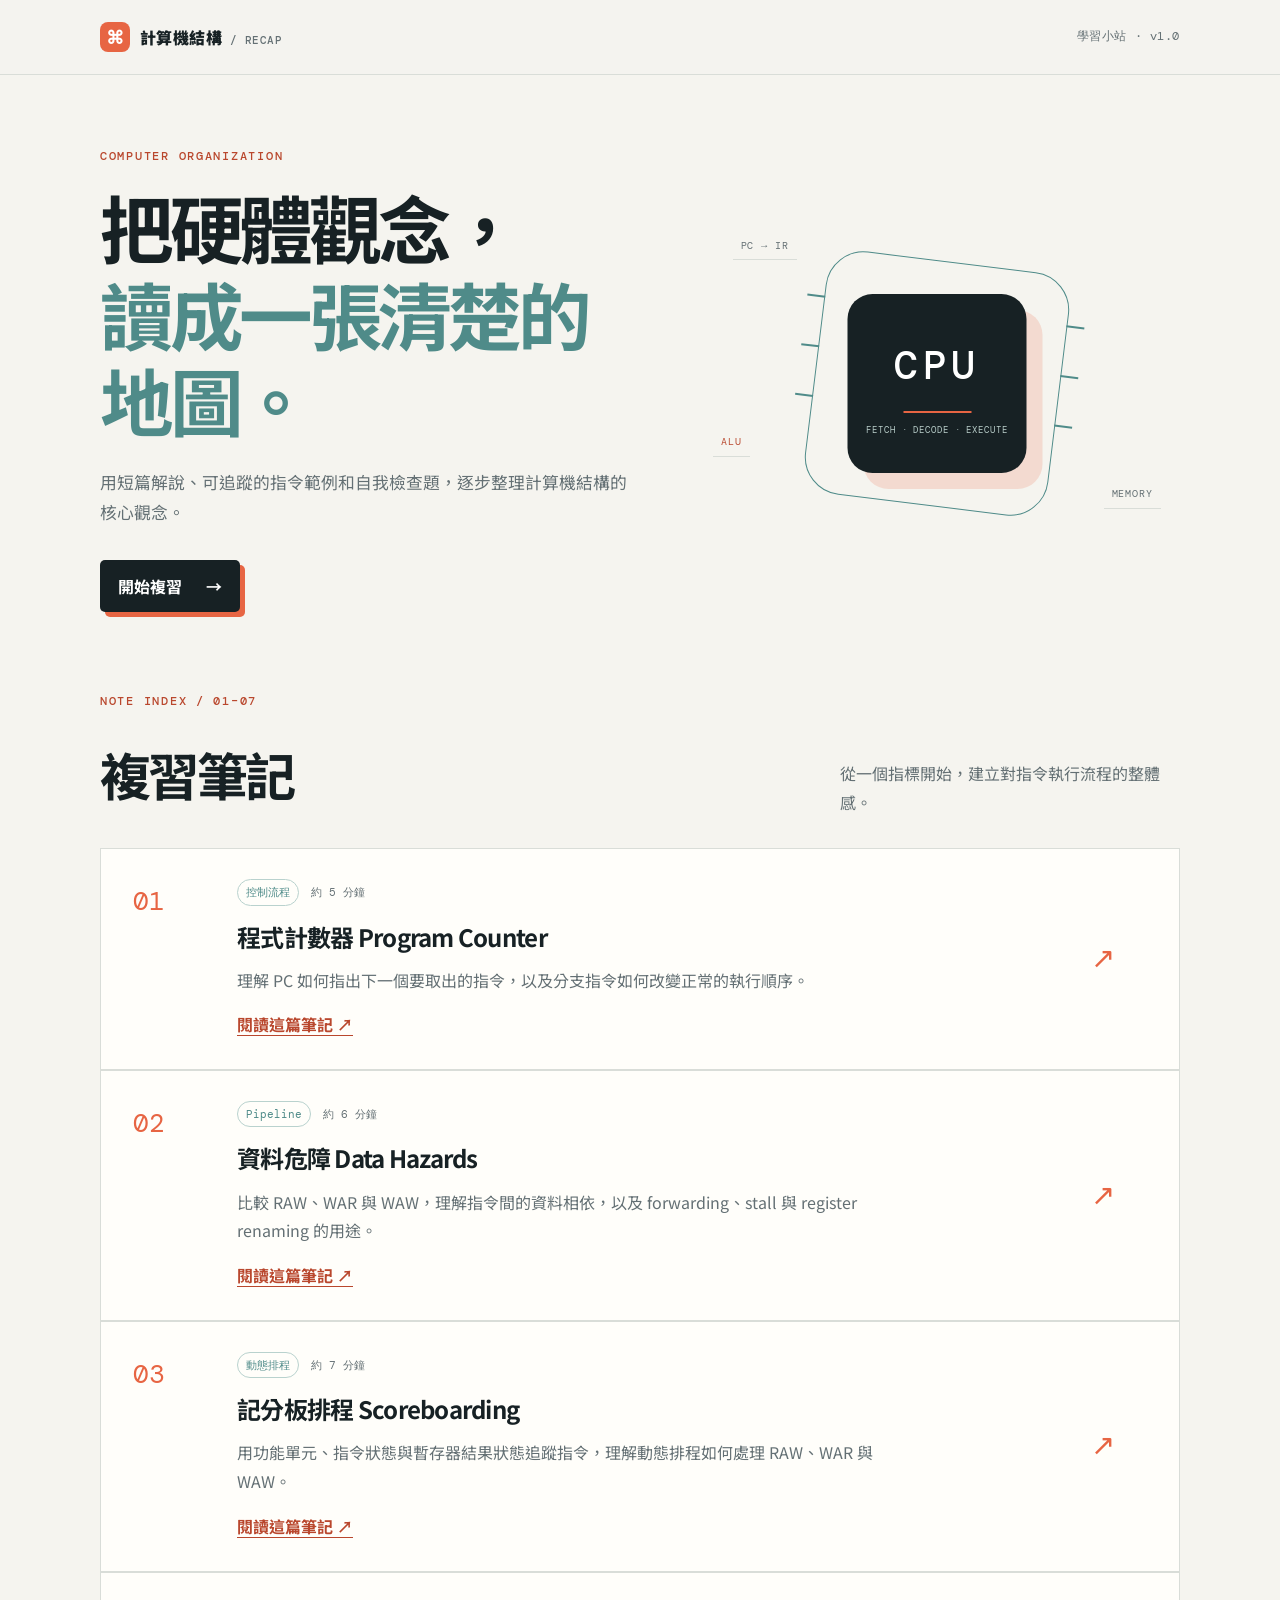
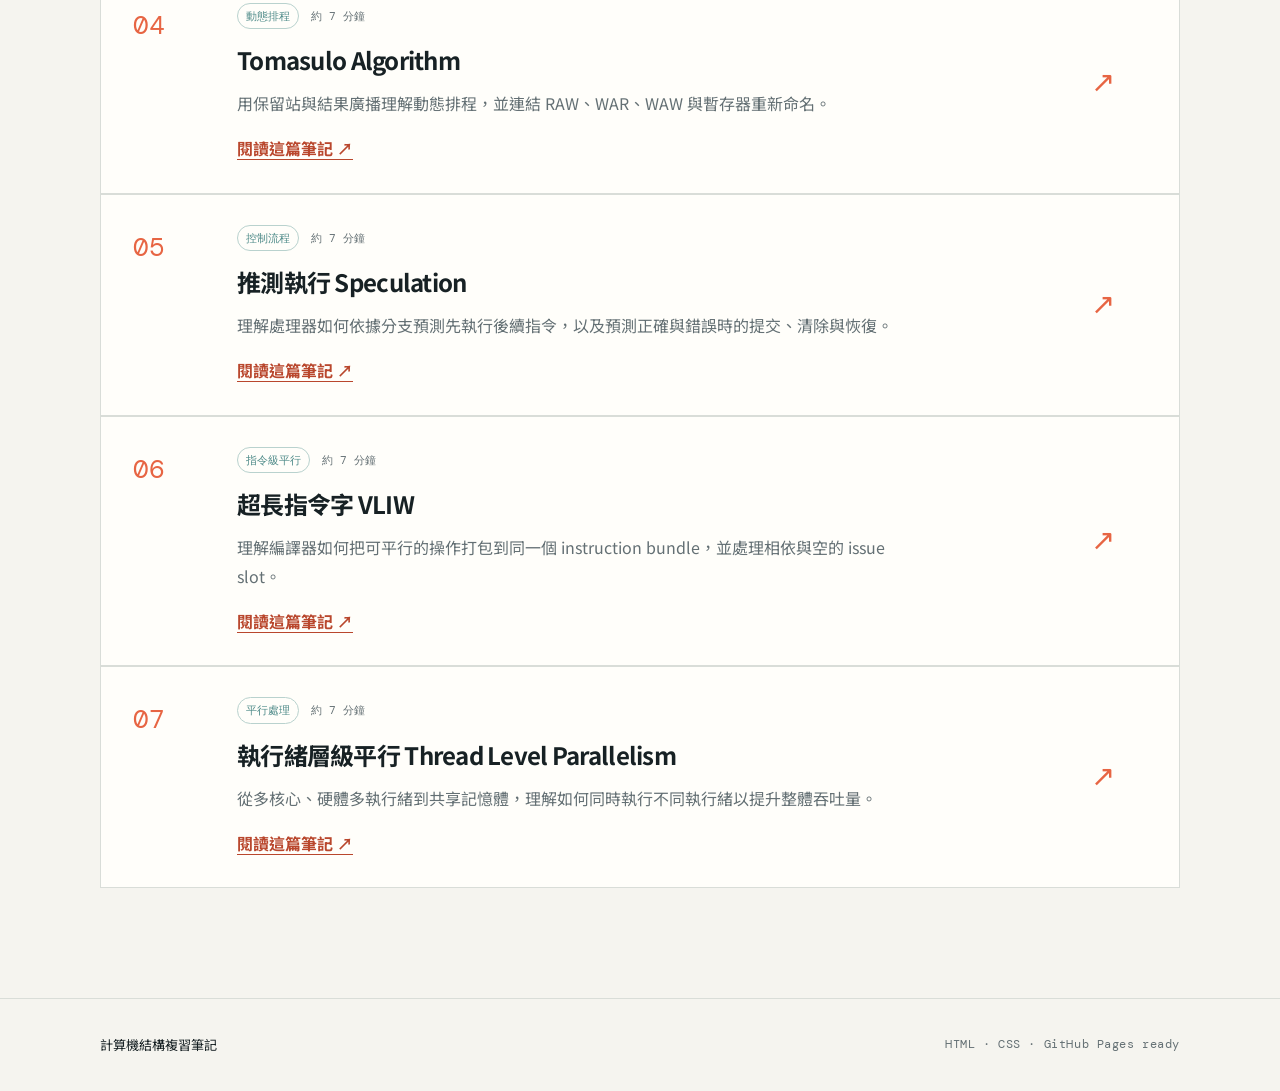
<file: index.html>
<!DOCTYPE html>
<html lang="zh-Hant">
<head>
  <meta charset="UTF-8">
  <meta name="viewport" content="width=device-width, initial-scale=1.0">
  <meta name="description" content="用短篇筆記、指令範例與自我檢查題複習計算機結構。">
  <title>計算機結構複習筆記</title>
  <link rel="stylesheet" href="assets/style.css">
</head>
<body>
  <a class="skip-link" href="#main-content">跳到主要內容</a>
  <header class="site-header">
    <div class="container header-inner">
      <a class="brand" href="index.html" aria-label="回到計算機結構複習筆記首頁">
        <span class="brand-mark" aria-hidden="true">⌘</span>
        <span>計算機結構<span class="brand-muted"> / RECAP</span></span>
      </a>
      <span class="header-note">學習小站 · v1.0</span>
    </div>
  </header>

  <main id="main-content">
    <section class="hero container">
      <div class="hero-copy">
        <p class="eyebrow">COMPUTER ORGANIZATION</p>
        <h1>把硬體觀念，<br><span>讀成一張清楚的地圖。</span></h1>
        <p class="hero-text">用短篇解說、可追蹤的指令範例和自我檢查題，逐步整理計算機結構的核心觀念。</p>
        <a class="button button-primary" href="#notes">開始複習 <span aria-hidden="true">→</span></a>
      </div>
      <div class="hero-visual" aria-label="抽象化的處理器資料流示意圖" role="img">
        <div class="chip-outline">
          <span class="pin pin-1"></span><span class="pin pin-2"></span><span class="pin pin-3"></span>
          <span class="pin pin-4"></span><span class="pin pin-5"></span><span class="pin pin-6"></span>
          <div class="chip-core">
            <span class="chip-label">CPU</span>
            <span class="chip-line"></span>
            <span class="chip-sub">FETCH · DECODE · EXECUTE</span>
          </div>
        </div>
        <div class="signal signal-a">PC → IR</div>
        <div class="signal signal-b">MEMORY</div>
        <div class="signal signal-c">ALU</div>
      </div>
    </section>

    <section id="notes" class="notes-section container">
      <div class="section-heading">
        <div>
        <p class="eyebrow">NOTE INDEX / 01–07</p>
          <h2>複習筆記</h2>
        </div>
        <p class="section-intro">從一個指標開始，建立對指令執行流程的整體感。</p>
      </div>

      <article class="note-card">
        <div class="note-number">01</div>
        <div class="note-card-content">
          <div class="note-meta"><span class="tag">控制流程</span><span>約 5 分鐘</span></div>
          <h3>程式計數器 Program Counter</h3>
          <p>理解 PC 如何指出下一個要取出的指令，以及分支指令如何改變正常的執行順序。</p>
          <a class="text-link" href="notes/program-counter.html">閱讀這篇筆記 <span aria-hidden="true">↗</span></a>
        </div>
        <div class="note-card-arrow" aria-hidden="true">↗</div>
      </article>

      <article class="note-card">
        <div class="note-number">02</div>
        <div class="note-card-content">
          <div class="note-meta"><span class="tag">Pipeline</span><span>約 6 分鐘</span></div>
          <h3>資料危障 Data Hazards</h3>
          <p>比較 RAW、WAR 與 WAW，理解指令間的資料相依，以及 forwarding、stall 與 register renaming 的用途。</p>
          <a class="text-link" href="notes/data-hazards.html">閱讀這篇筆記 <span aria-hidden="true">↗</span></a>
        </div>
        <div class="note-card-arrow" aria-hidden="true">↗</div>
      </article>

      <article class="note-card">
        <div class="note-number">03</div>
        <div class="note-card-content">
          <div class="note-meta"><span class="tag">動態排程</span><span>約 7 分鐘</span></div>
          <h3>記分板排程 Scoreboarding</h3>
          <p>用功能單元、指令狀態與暫存器結果狀態追蹤指令，理解動態排程如何處理 RAW、WAR 與 WAW。</p>
          <a class="text-link" href="notes/scoreboarding.html">閱讀這篇筆記 <span aria-hidden="true">↗</span></a>
        </div>
        <div class="note-card-arrow" aria-hidden="true">↗</div>
      </article>

      <article class="note-card">
        <div class="note-number">04</div>
        <div class="note-card-content">
          <div class="note-meta"><span class="tag">動態排程</span><span>約 7 分鐘</span></div>
          <h3>Tomasulo Algorithm</h3>
          <p>用保留站與結果廣播理解動態排程，並連結 RAW、WAR、WAW 與暫存器重新命名。</p>
          <a class="text-link" href="notes/tomasulo-algorithm.html">閱讀這篇筆記 <span aria-hidden="true">↗</span></a>
        </div>
        <div class="note-card-arrow" aria-hidden="true">↗</div>
      </article>

      <article class="note-card">
        <div class="note-number">05</div>
        <div class="note-card-content">
          <div class="note-meta"><span class="tag">控制流程</span><span>約 7 分鐘</span></div>
          <h3>推測執行 Speculation</h3>
          <p>理解處理器如何依據分支預測先執行後續指令，以及預測正確與錯誤時的提交、清除與恢復。</p>
          <a class="text-link" href="notes/speculation.html">閱讀這篇筆記 <span aria-hidden="true">↗</span></a>
        </div>
        <div class="note-card-arrow" aria-hidden="true">↗</div>
      </article>

      <article class="note-card">
        <div class="note-number">06</div>
        <div class="note-card-content">
          <div class="note-meta"><span class="tag">指令級平行</span><span>約 7 分鐘</span></div>
          <h3>超長指令字 VLIW</h3>
          <p>理解編譯器如何把可平行的操作打包到同一個 instruction bundle，並處理相依與空的 issue slot。</p>
          <a class="text-link" href="notes/vliw.html">閱讀這篇筆記 <span aria-hidden="true">↗</span></a>
        </div>
        <div class="note-card-arrow" aria-hidden="true">↗</div>
      </article>

      <article class="note-card">
        <div class="note-number">07</div>
        <div class="note-card-content">
          <div class="note-meta"><span class="tag">平行處理</span><span>約 7 分鐘</span></div>
          <h3>執行緒層級平行 Thread Level Parallelism</h3>
          <p>從多核心、硬體多執行緒到共享記憶體，理解如何同時執行不同執行緒以提升整體吞吐量。</p>
          <a class="text-link" href="notes/thread-level-parallelism.html">閱讀這篇筆記 <span aria-hidden="true">↗</span></a>
        </div>
        <div class="note-card-arrow" aria-hidden="true">↗</div>
      </article>
    </section>
  </main>

  <footer class="site-footer">
    <div class="container footer-inner">
      <p>計算機結構複習筆記</p>
      <p>HTML · CSS · GitHub Pages ready</p>
    </div>
  </footer>
</body>
</html>
</file>
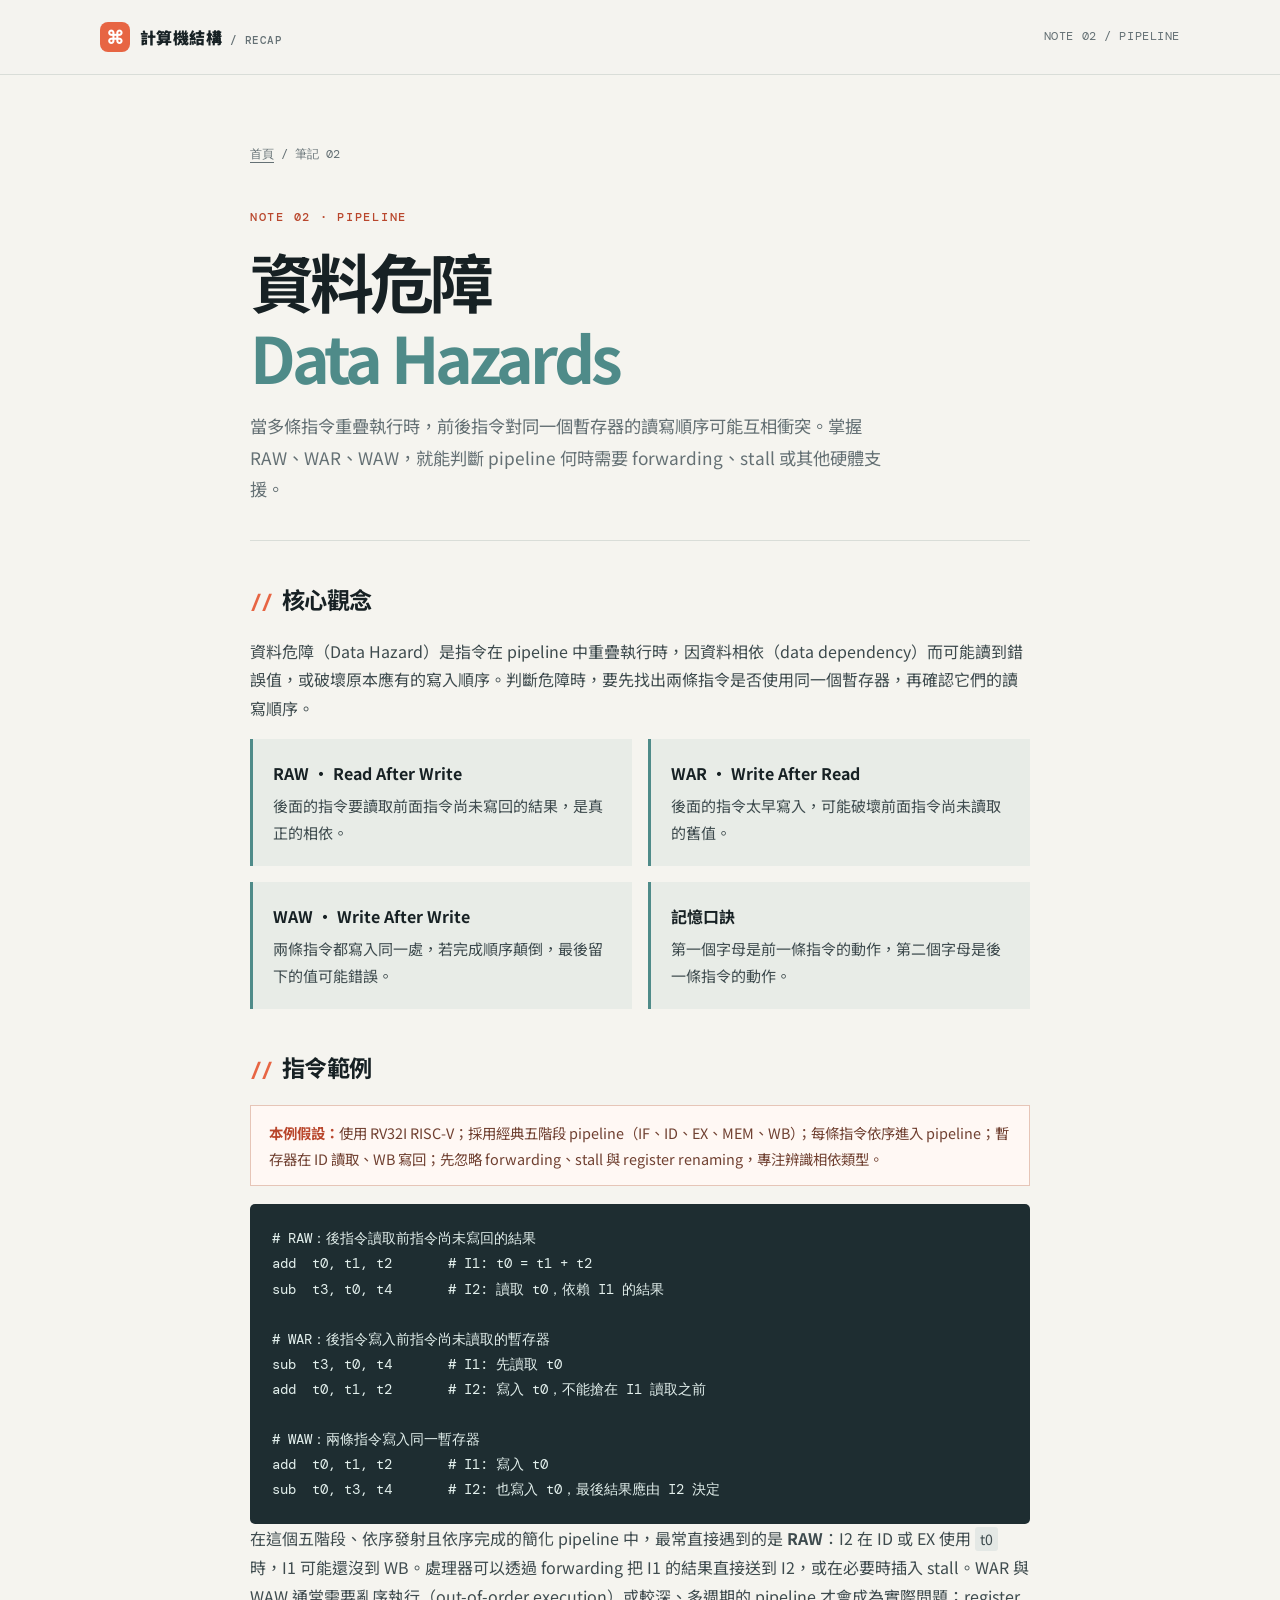
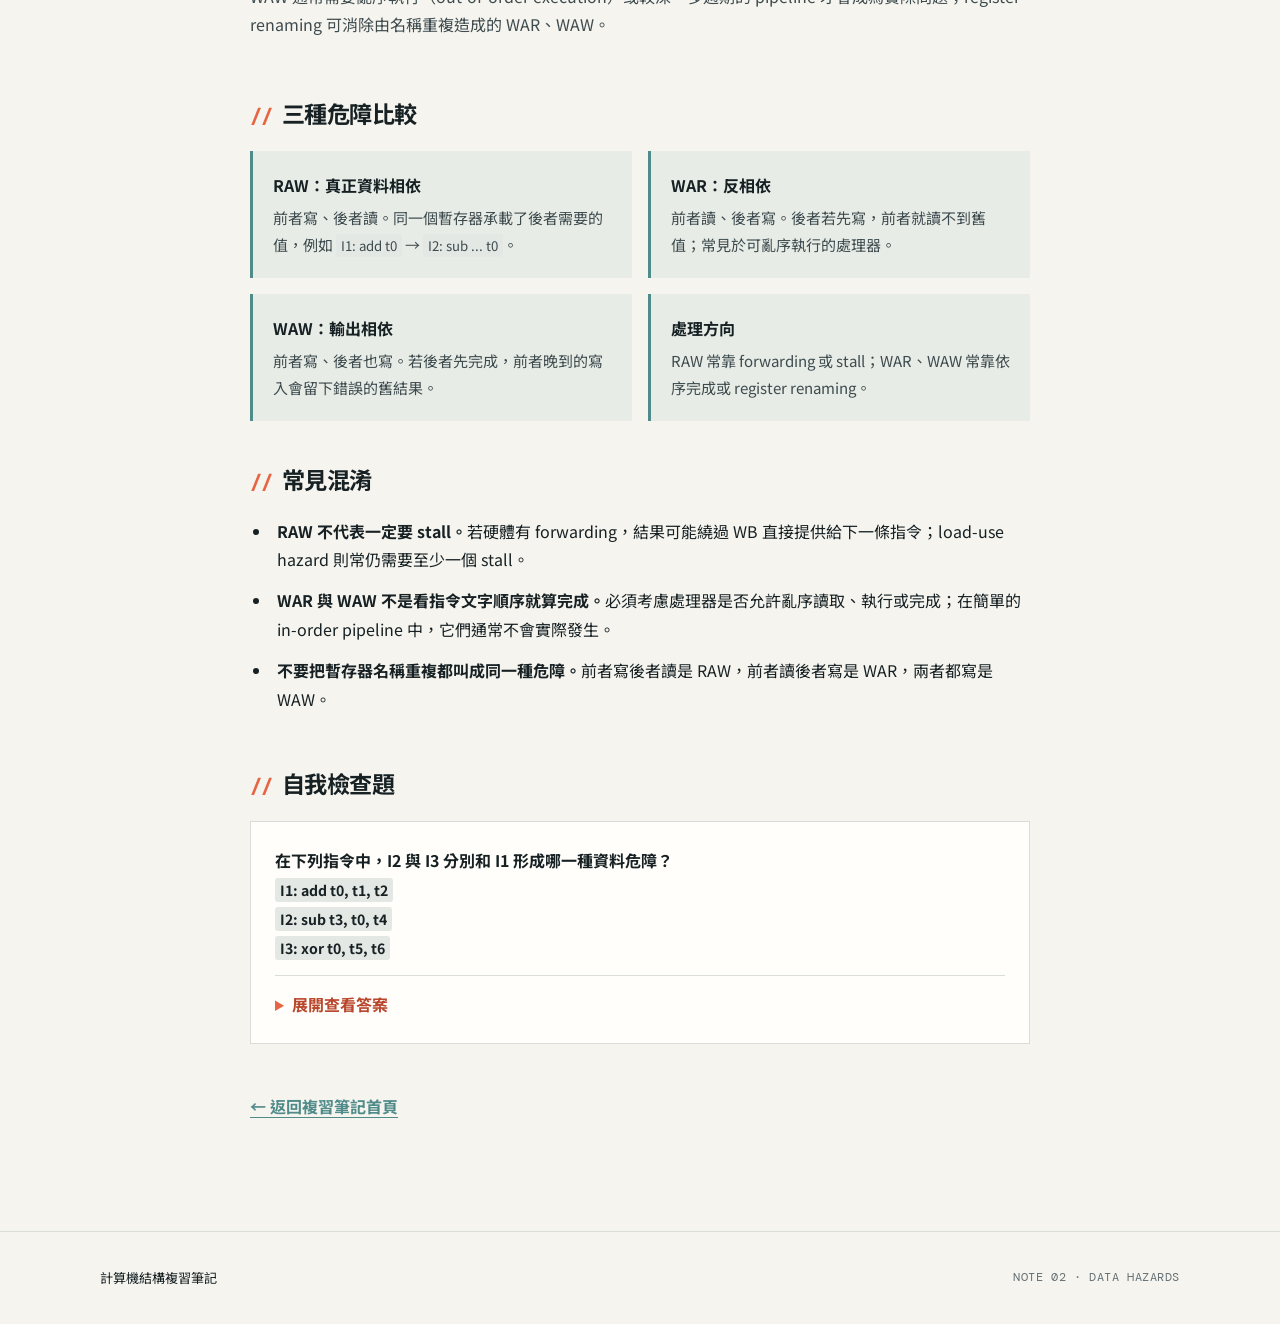
<file: notes/data-hazards.html>
<!DOCTYPE html>
<html lang="zh-Hant">
<head>
  <meta charset="UTF-8">
  <meta name="viewport" content="width=device-width, initial-scale=1.0">
  <meta name="description" content="比較資料危障 Data Hazards 中的 RAW、WAR 與 WAW，理解 pipeline 中的相依關係與處理方式。">
  <title>資料危障 Data Hazards｜計算機結構複習筆記</title>
  <link rel="stylesheet" href="../assets/style.css">
</head>
<body>
  <a class="skip-link" href="#main-content">跳到主要內容</a>
  <header class="site-header">
    <div class="container header-inner">
      <a class="brand" href="../index.html" aria-label="回到計算機結構複習筆記首頁">
        <span class="brand-mark" aria-hidden="true">⌘</span>
        <span>計算機結構<span class="brand-muted"> / RECAP</span></span>
      </a>
      <span class="header-note">NOTE 02 / PIPELINE</span>
    </div>
  </header>

  <main id="main-content" class="container article-wrap">
    <nav class="breadcrumb" aria-label="麵包屑導覽"><a href="../index.html">首頁</a> <span aria-hidden="true">/</span> 筆記 02</nav>

    <article>
      <header class="article-header">
        <p class="eyebrow">NOTE 02 · PIPELINE</p>
        <h1>資料危障<br><span>Data Hazards</span></h1>
        <p class="article-lead">當多條指令重疊執行時，前後指令對同一個暫存器的讀寫順序可能互相衝突。掌握 RAW、WAR、WAW，就能判斷 pipeline 何時需要 forwarding、stall 或其他硬體支援。</p>
      </header>

      <section class="article-section">
        <h2>核心觀念</h2>
        <p>資料危障（Data Hazard）是指令在 pipeline 中重疊執行時，因資料相依（data dependency）而可能讀到錯誤值，或破壞原本應有的寫入順序。判斷危障時，要先找出兩條指令是否使用同一個暫存器，再確認它們的讀寫順序。</p>
        <div class="concept-grid">
          <div class="concept-box"><strong>RAW · Read After Write</strong><p>後面的指令要讀取前面指令尚未寫回的結果，是真正的相依。</p></div>
          <div class="concept-box"><strong>WAR · Write After Read</strong><p>後面的指令太早寫入，可能破壞前面指令尚未讀取的舊值。</p></div>
          <div class="concept-box"><strong>WAW · Write After Write</strong><p>兩條指令都寫入同一處，若完成順序顛倒，最後留下的值可能錯誤。</p></div>
          <div class="concept-box"><strong>記憶口訣</strong><p>第一個字母是前一條指令的動作，第二個字母是後一條指令的動作。</p></div>
        </div>
      </section>

      <section class="article-section">
        <h2>指令範例</h2>
        <div class="assumption"><strong>本例假設：</strong>使用 RV32I RISC-V；採用經典五階段 pipeline（IF、ID、EX、MEM、WB）；每條指令依序進入 pipeline；暫存器在 ID 讀取、WB 寫回；先忽略 forwarding、stall 與 register renaming，專注辨識相依類型。</div>
        <pre><code># RAW：後指令讀取前指令尚未寫回的結果
add  t0, t1, t2       # I1: t0 = t1 + t2
sub  t3, t0, t4       # I2: 讀取 t0，依賴 I1 的結果

# WAR：後指令寫入前指令尚未讀取的暫存器
sub  t3, t0, t4       # I1: 先讀取 t0
add  t0, t1, t2       # I2: 寫入 t0，不能搶在 I1 讀取之前

# WAW：兩條指令寫入同一暫存器
add  t0, t1, t2       # I1: 寫入 t0
sub  t0, t3, t4       # I2: 也寫入 t0，最後結果應由 I2 決定</code></pre>
        <p>在這個五階段、依序發射且依序完成的簡化 pipeline 中，最常直接遇到的是 <strong>RAW</strong>：I2 在 ID 或 EX 使用 <span class="inline-code">t0</span> 時，I1 可能還沒到 WB。處理器可以透過 forwarding 把 I1 的結果直接送到 I2，或在必要時插入 stall。WAR 與 WAW 通常需要亂序執行（out-of-order execution）或較深、多週期的 pipeline 才會成為實際問題；register renaming 可消除由名稱重複造成的 WAR、WAW。</p>
      </section>

      <section class="article-section">
        <h2>三種危障比較</h2>
        <div class="concept-grid">
          <div class="concept-box"><strong>RAW：真正資料相依</strong><p>前者寫、後者讀。同一個暫存器承載了後者需要的值，例如 <span class="inline-code">I1: add t0</span> → <span class="inline-code">I2: sub ... t0</span>。</p></div>
          <div class="concept-box"><strong>WAR：反相依</strong><p>前者讀、後者寫。後者若先寫，前者就讀不到舊值；常見於可亂序執行的處理器。</p></div>
          <div class="concept-box"><strong>WAW：輸出相依</strong><p>前者寫、後者也寫。若後者先完成，前者晚到的寫入會留下錯誤的舊結果。</p></div>
          <div class="concept-box"><strong>處理方向</strong><p>RAW 常靠 forwarding 或 stall；WAR、WAW 常靠依序完成或 register renaming。</p></div>
        </div>
      </section>

      <section class="article-section">
        <h2>常見混淆</h2>
        <ul class="confusion-list">
          <li><strong>RAW 不代表一定要 stall。</strong>若硬體有 forwarding，結果可能繞過 WB 直接提供給下一條指令；load-use hazard 則常仍需要至少一個 stall。</li>
          <li><strong>WAR 與 WAW 不是看指令文字順序就算完成。</strong>必須考慮處理器是否允許亂序讀取、執行或完成；在簡單的 in-order pipeline 中，它們通常不會實際發生。</li>
          <li><strong>不要把暫存器名稱重複都叫成同一種危障。</strong>前者寫後者讀是 RAW，前者讀後者寫是 WAR，兩者都寫是 WAW。</li>
        </ul>
      </section>

      <section class="article-section">
        <h2>自我檢查題</h2>
        <div class="quiz">
          <p>在下列指令中，I2 與 I3 分別和 I1 形成哪一種資料危障？<br><span class="inline-code">I1: add t0, t1, t2</span><br><span class="inline-code">I2: sub t3, t0, t4</span><br><span class="inline-code">I3: xor t0, t5, t6</span></p>
          <details>
            <summary>展開查看答案</summary>
            <p>I1 與 I2 是 RAW：I1 寫入 <span class="inline-code">t0</span>，I2 讀取 <span class="inline-code">t0</span>。I1 與 I3 是 WAW：兩條指令都寫入 <span class="inline-code">t0</span>，依序完成時最後應保留 I3 的結果。若題目改成 I1 讀取 <span class="inline-code">t0</span>、I3 寫入 <span class="inline-code">t0</span>，則會是 WAR。</p>
          </details>
        </div>
      </section>

      <a class="back-link" href="../index.html">← 返回複習筆記首頁</a>
    </article>
  </main>

  <footer class="site-footer">
    <div class="container footer-inner">
      <p>計算機結構複習筆記</p>
      <p>NOTE 02 · DATA HAZARDS</p>
    </div>
  </footer>
</body>
</html>
</file>
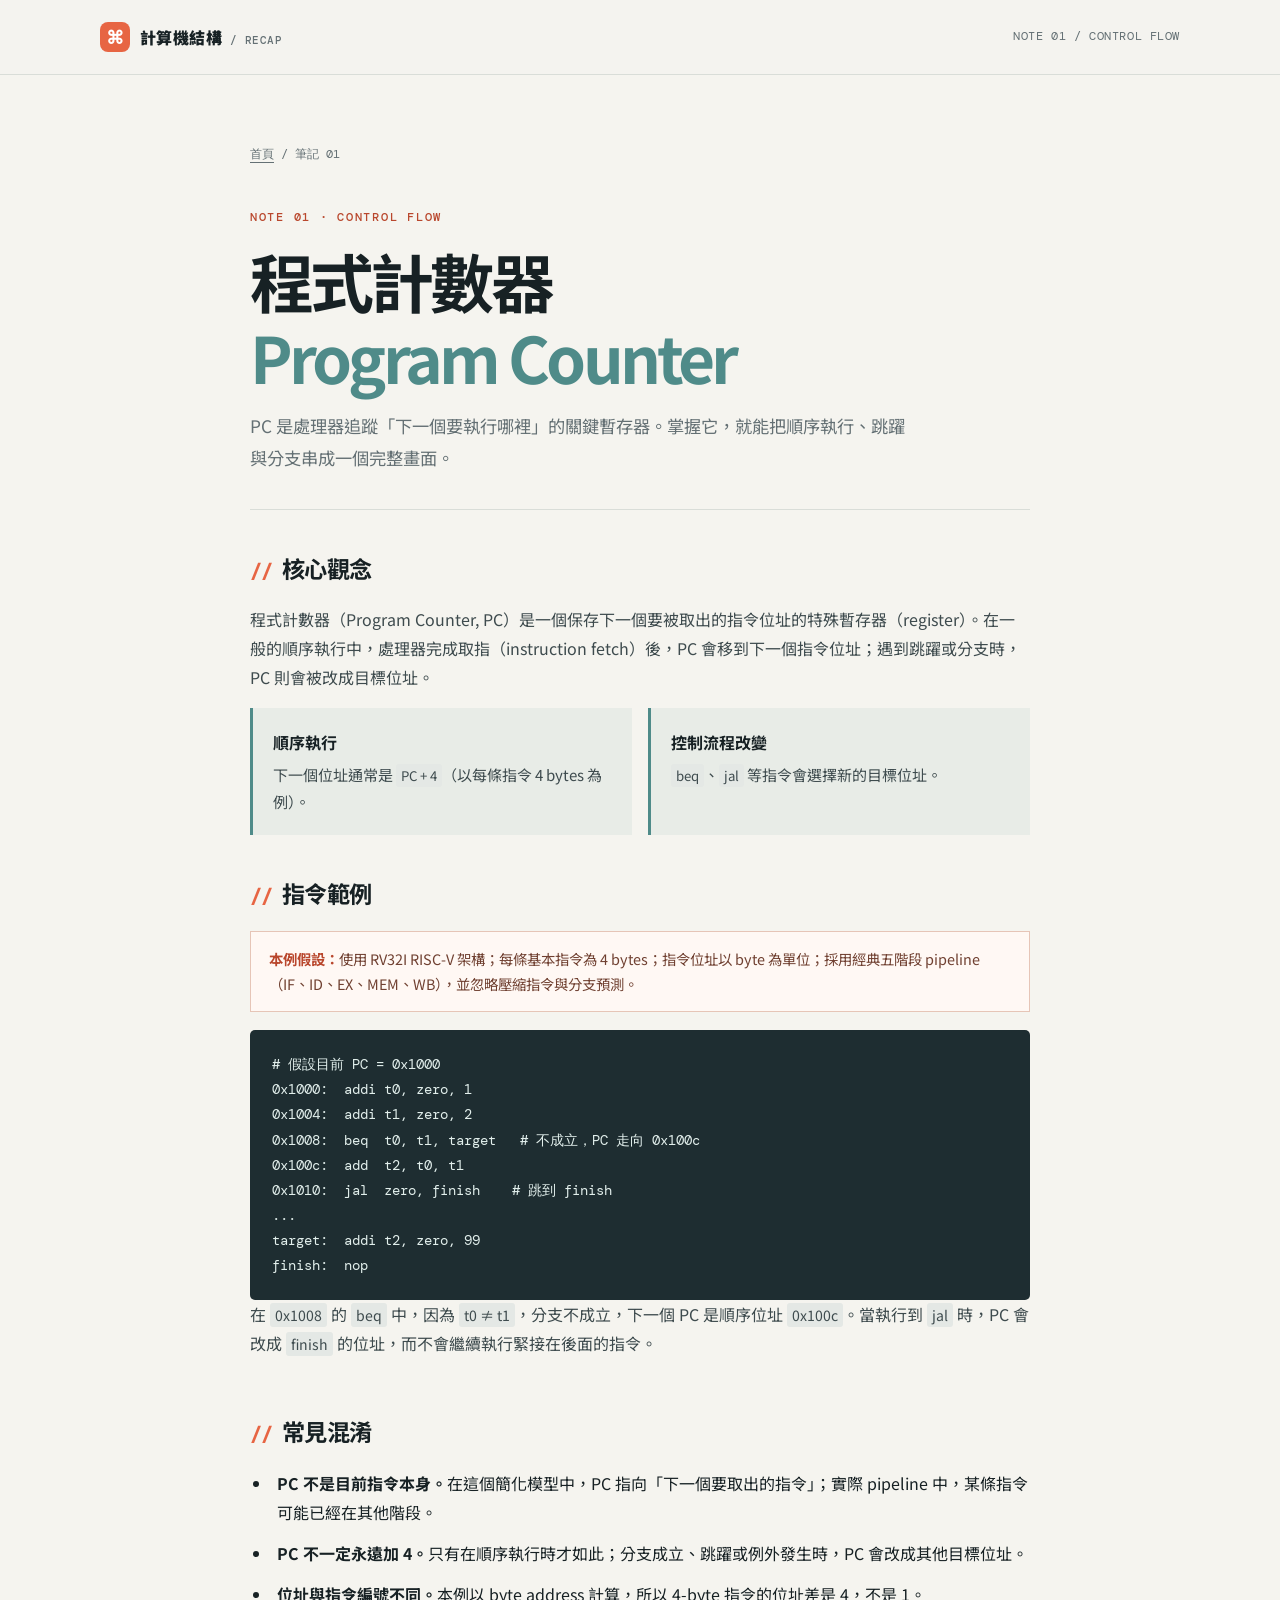
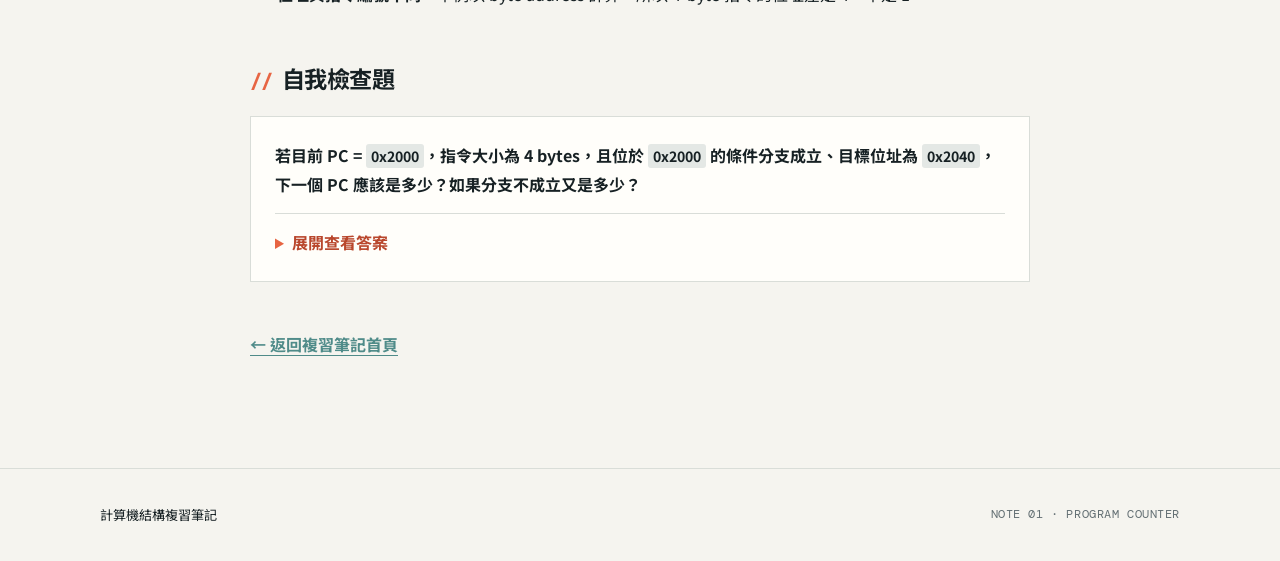
<file: notes/program-counter.html>
<!DOCTYPE html>
<html lang="zh-Hant">
<head>
  <meta charset="UTF-8">
  <meta name="viewport" content="width=device-width, initial-scale=1.0">
  <meta name="description" content="複習程式計數器 Program Counter 的作用、更新方式與分支指令。">
  <title>程式計數器 Program Counter｜計算機結構複習筆記</title>
  <link rel="stylesheet" href="../assets/style.css">
</head>
<body>
  <a class="skip-link" href="#main-content">跳到主要內容</a>
  <header class="site-header">
    <div class="container header-inner">
      <a class="brand" href="../index.html" aria-label="回到計算機結構複習筆記首頁">
        <span class="brand-mark" aria-hidden="true">⌘</span>
        <span>計算機結構<span class="brand-muted"> / RECAP</span></span>
      </a>
      <span class="header-note">NOTE 01 / CONTROL FLOW</span>
    </div>
  </header>

  <main id="main-content" class="container article-wrap">
    <nav class="breadcrumb" aria-label="麵包屑導覽"><a href="../index.html">首頁</a> <span aria-hidden="true">/</span> 筆記 01</nav>

    <article>
      <header class="article-header">
        <p class="eyebrow">NOTE 01 · CONTROL FLOW</p>
        <h1>程式計數器<br><span>Program Counter</span></h1>
        <p class="article-lead">PC 是處理器追蹤「下一個要執行哪裡」的關鍵暫存器。掌握它，就能把順序執行、跳躍與分支串成一個完整畫面。</p>
      </header>

      <section class="article-section">
        <h2>核心觀念</h2>
        <p>程式計數器（Program Counter, PC）是一個保存下一個要被取出的指令位址的特殊暫存器（register）。在一般的順序執行中，處理器完成取指（instruction fetch）後，PC 會移到下一個指令位址；遇到跳躍或分支時，PC 則會被改成目標位址。</p>
        <div class="concept-grid">
          <div class="concept-box"><strong>順序執行</strong><p>下一個位址通常是 <span class="inline-code">PC + 4</span>（以每條指令 4 bytes 為例）。</p></div>
          <div class="concept-box"><strong>控制流程改變</strong><p><span class="inline-code">beq</span>、<span class="inline-code">jal</span> 等指令會選擇新的目標位址。</p></div>
        </div>
      </section>

      <section class="article-section">
        <h2>指令範例</h2>
        <div class="assumption"><strong>本例假設：</strong>使用 RV32I RISC-V 架構；每條基本指令為 4 bytes；指令位址以 byte 為單位；採用經典五階段 pipeline（IF、ID、EX、MEM、WB），並忽略壓縮指令與分支預測。</div>
        <pre><code># 假設目前 PC = 0x1000
0x1000:  addi t0, zero, 1
0x1004:  addi t1, zero, 2
0x1008:  beq  t0, t1, target   # 不成立，PC 走向 0x100c
0x100c:  add  t2, t0, t1
0x1010:  jal  zero, finish    # 跳到 finish
...
target:  addi t2, zero, 99
finish:  nop</code></pre>
        <p>在 <span class="inline-code">0x1008</span> 的 <span class="inline-code">beq</span> 中，因為 <span class="inline-code">t0 ≠ t1</span>，分支不成立，下一個 PC 是順序位址 <span class="inline-code">0x100c</span>。當執行到 <span class="inline-code">jal</span> 時，PC 會改成 <span class="inline-code">finish</span> 的位址，而不會繼續執行緊接在後面的指令。</p>
      </section>

      <section class="article-section">
        <h2>常見混淆</h2>
        <ul class="confusion-list">
          <li><strong>PC 不是目前指令本身。</strong>在這個簡化模型中，PC 指向「下一個要取出的指令」；實際 pipeline 中，某條指令可能已經在其他階段。</li>
          <li><strong>PC 不一定永遠加 4。</strong>只有在順序執行時才如此；分支成立、跳躍或例外發生時，PC 會改成其他目標位址。</li>
          <li><strong>位址與指令編號不同。</strong>本例以 byte address 計算，所以 4-byte 指令的位址差是 4，不是 1。</li>
        </ul>
      </section>

      <section class="article-section">
        <h2>自我檢查題</h2>
        <div class="quiz">
          <p>若目前 PC = <span class="inline-code">0x2000</span>，指令大小為 4 bytes，且位於 <span class="inline-code">0x2000</span> 的條件分支成立、目標位址為 <span class="inline-code">0x2040</span>，下一個 PC 應該是多少？如果分支不成立又是多少？</p>
          <details>
            <summary>展開查看答案</summary>
            <p>分支成立時，下一個 PC 是目標位址 <span class="inline-code">0x2040</span>；分支不成立時，依順序執行前進 4 bytes，因此是 <span class="inline-code">0x2004</span>。關鍵在於分支指令會在「目標位址」與「順序位址」之間選擇，而不是兩者相加。</p>
          </details>
        </div>
      </section>

      <a class="back-link" href="../index.html">← 返回複習筆記首頁</a>
    </article>
  </main>

  <footer class="site-footer">
    <div class="container footer-inner">
      <p>計算機結構複習筆記</p>
      <p>NOTE 01 · PROGRAM COUNTER</p>
    </div>
  </footer>
</body>
</html>
</file>
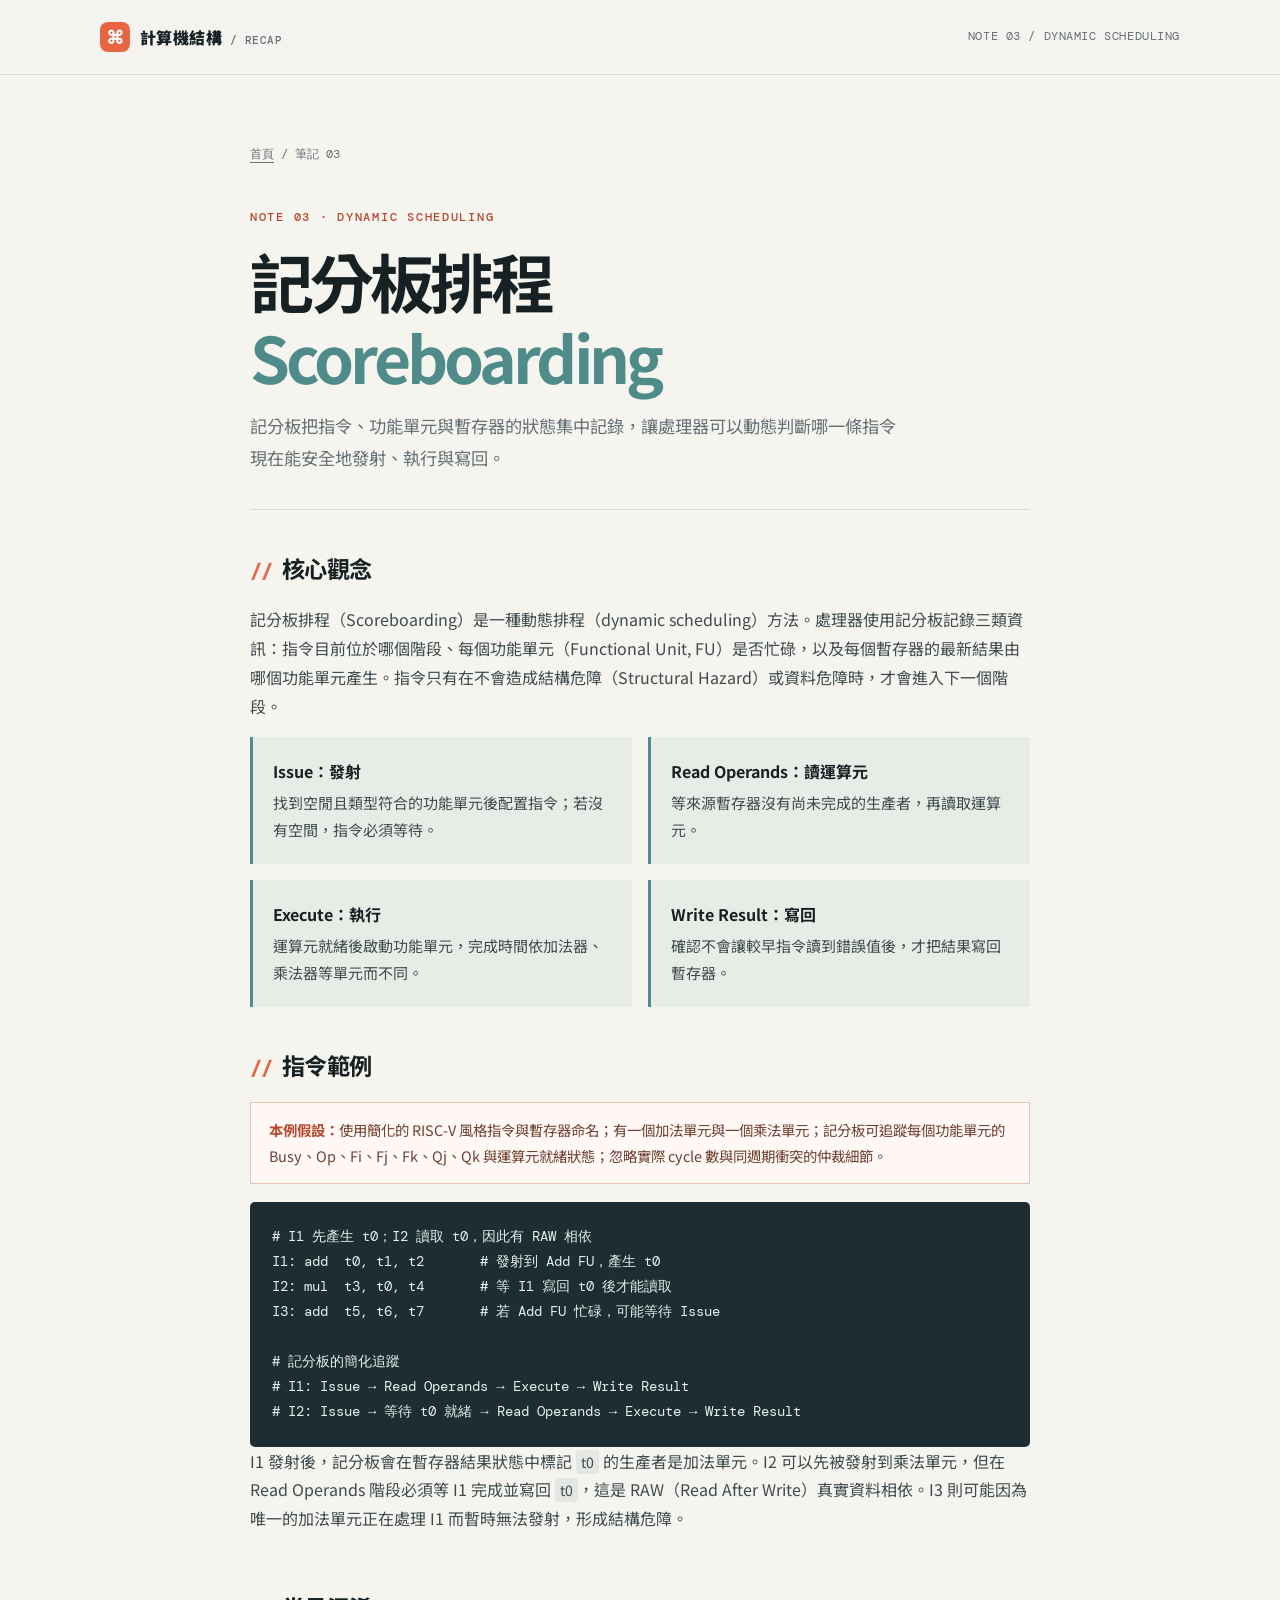
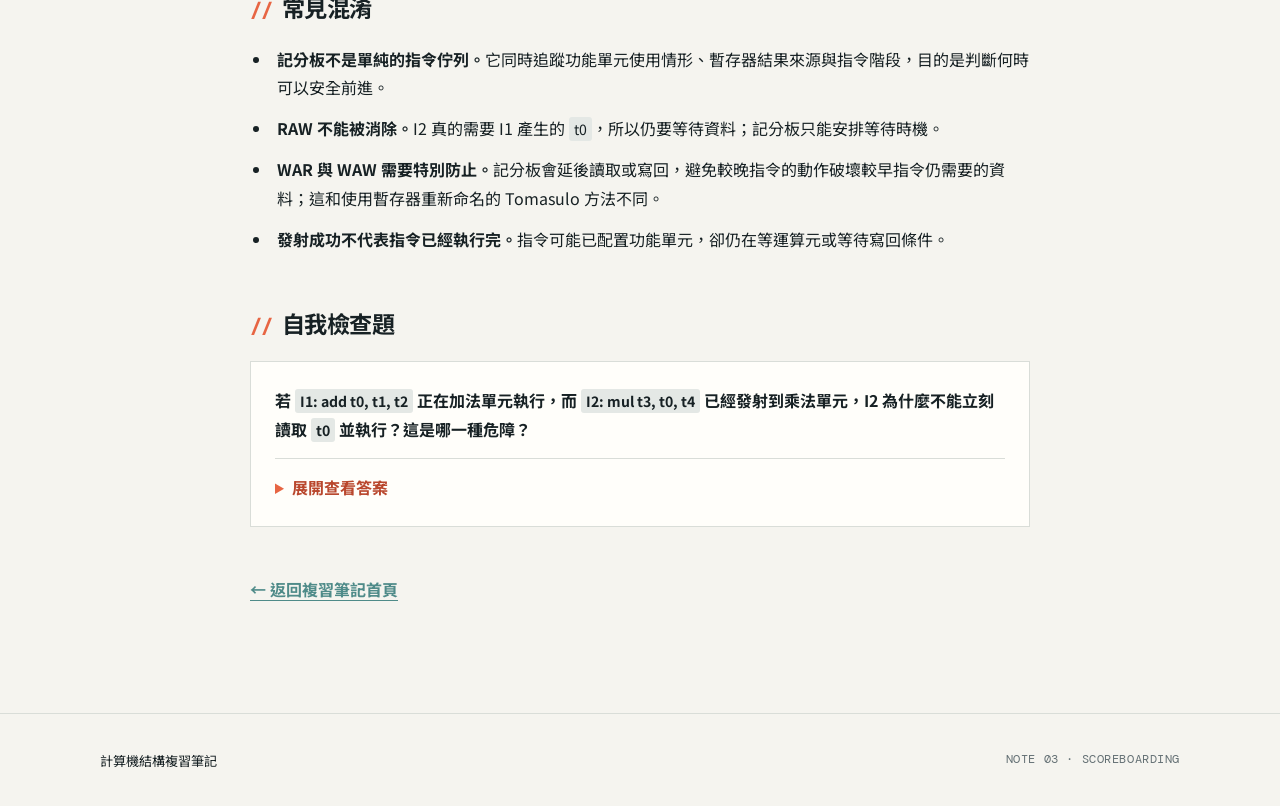
<file: notes/scoreboarding.html>
<!DOCTYPE html>
<html lang="zh-Hant">
<head>
  <meta charset="UTF-8">
  <meta name="viewport" content="width=device-width, initial-scale=1.0">
  <meta name="description" content="複習記分板排程 Scoreboarding 的指令狀態、功能單元與資料相依。">
  <title>記分板排程 Scoreboarding｜計算機結構複習筆記</title>
  <link rel="stylesheet" href="../assets/style.css">
</head>
<body>
  <a class="skip-link" href="#main-content">跳到主要內容</a>
  <header class="site-header">
    <div class="container header-inner">
      <a class="brand" href="../index.html" aria-label="回到計算機結構複習筆記首頁">
        <span class="brand-mark" aria-hidden="true">⌘</span>
        <span>計算機結構<span class="brand-muted"> / RECAP</span></span>
      </a>
      <span class="header-note">NOTE 03 / DYNAMIC SCHEDULING</span>
    </div>
  </header>

  <main id="main-content" class="container article-wrap">
    <nav class="breadcrumb" aria-label="麵包屑導覽"><a href="../index.html">首頁</a> <span aria-hidden="true">/</span> 筆記 03</nav>

    <article>
      <header class="article-header">
        <p class="eyebrow">NOTE 03 · DYNAMIC SCHEDULING</p>
        <h1>記分板排程<br><span>Scoreboarding</span></h1>
        <p class="article-lead">記分板把指令、功能單元與暫存器的狀態集中記錄，讓處理器可以動態判斷哪一條指令現在能安全地發射、執行與寫回。</p>
      </header>

      <section class="article-section">
        <h2>核心觀念</h2>
        <p>記分板排程（Scoreboarding）是一種動態排程（dynamic scheduling）方法。處理器使用記分板記錄三類資訊：指令目前位於哪個階段、每個功能單元（Functional Unit, FU）是否忙碌，以及每個暫存器的最新結果由哪個功能單元產生。指令只有在不會造成結構危障（Structural Hazard）或資料危障時，才會進入下一個階段。</p>
        <div class="concept-grid">
          <div class="concept-box"><strong>Issue：發射</strong><p>找到空閒且類型符合的功能單元後配置指令；若沒有空間，指令必須等待。</p></div>
          <div class="concept-box"><strong>Read Operands：讀運算元</strong><p>等來源暫存器沒有尚未完成的生產者，再讀取運算元。</p></div>
          <div class="concept-box"><strong>Execute：執行</strong><p>運算元就緒後啟動功能單元，完成時間依加法器、乘法器等單元而不同。</p></div>
          <div class="concept-box"><strong>Write Result：寫回</strong><p>確認不會讓較早指令讀到錯誤值後，才把結果寫回暫存器。</p></div>
        </div>
      </section>

      <section class="article-section">
        <h2>指令範例</h2>
        <div class="assumption"><strong>本例假設：</strong>使用簡化的 RISC-V 風格指令與暫存器命名；有一個加法單元與一個乘法單元；記分板可追蹤每個功能單元的 Busy、Op、Fi、Fj、Fk、Qj、Qk 與運算元就緒狀態；忽略實際 cycle 數與同週期衝突的仲裁細節。</div>
        <pre><code># I1 先產生 t0；I2 讀取 t0，因此有 RAW 相依
I1: add  t0, t1, t2       # 發射到 Add FU，產生 t0
I2: mul  t3, t0, t4       # 等 I1 寫回 t0 後才能讀取
I3: add  t5, t6, t7       # 若 Add FU 忙碌，可能等待 Issue

# 記分板的簡化追蹤
# I1: Issue → Read Operands → Execute → Write Result
# I2: Issue → 等待 t0 就緒 → Read Operands → Execute → Write Result</code></pre>
        <p>I1 發射後，記分板會在暫存器結果狀態中標記 <span class="inline-code">t0</span> 的生產者是加法單元。I2 可以先被發射到乘法單元，但在 Read Operands 階段必須等 I1 完成並寫回 <span class="inline-code">t0</span>，這是 RAW（Read After Write）真實資料相依。I3 則可能因為唯一的加法單元正在處理 I1 而暫時無法發射，形成結構危障。</p>
      </section>

      <section class="article-section">
        <h2>常見混淆</h2>
        <ul class="confusion-list">
          <li><strong>記分板不是單純的指令佇列。</strong>它同時追蹤功能單元使用情形、暫存器結果來源與指令階段，目的是判斷何時可以安全前進。</li>
          <li><strong>RAW 不能被消除。</strong>I2 真的需要 I1 產生的 <span class="inline-code">t0</span>，所以仍要等待資料；記分板只能安排等待時機。</li>
          <li><strong>WAR 與 WAW 需要特別防止。</strong>記分板會延後讀取或寫回，避免較晚指令的動作破壞較早指令仍需要的資料；這和使用暫存器重新命名的 Tomasulo 方法不同。</li>
          <li><strong>發射成功不代表指令已經執行完。</strong>指令可能已配置功能單元，卻仍在等運算元或等待寫回條件。</li>
        </ul>
      </section>

      <section class="article-section">
        <h2>自我檢查題</h2>
        <div class="quiz">
          <p>若 <span class="inline-code">I1: add t0, t1, t2</span> 正在加法單元執行，而 <span class="inline-code">I2: mul t3, t0, t4</span> 已經發射到乘法單元，I2 為什麼不能立刻讀取 <span class="inline-code">t0</span> 並執行？這是哪一種危障？</p>
          <details>
            <summary>展開查看答案</summary>
            <p>I2 不能立刻使用 <span class="inline-code">t0</span>，因為目前的 <span class="inline-code">t0</span> 是由 I1 產生，而 I1 尚未完成寫回；I2 必須等待正確值產生後才能讀取並執行。這是 RAW（Read After Write）危障，也就是實際存在的資料相依。</p>
          </details>
        </div>
      </section>

      <a class="back-link" href="../index.html">← 返回複習筆記首頁</a>
    </article>
  </main>

  <footer class="site-footer">
    <div class="container footer-inner">
      <p>計算機結構複習筆記</p>
      <p>NOTE 03 · SCOREBOARDING</p>
    </div>
  </footer>
</body>
</html>
</file>
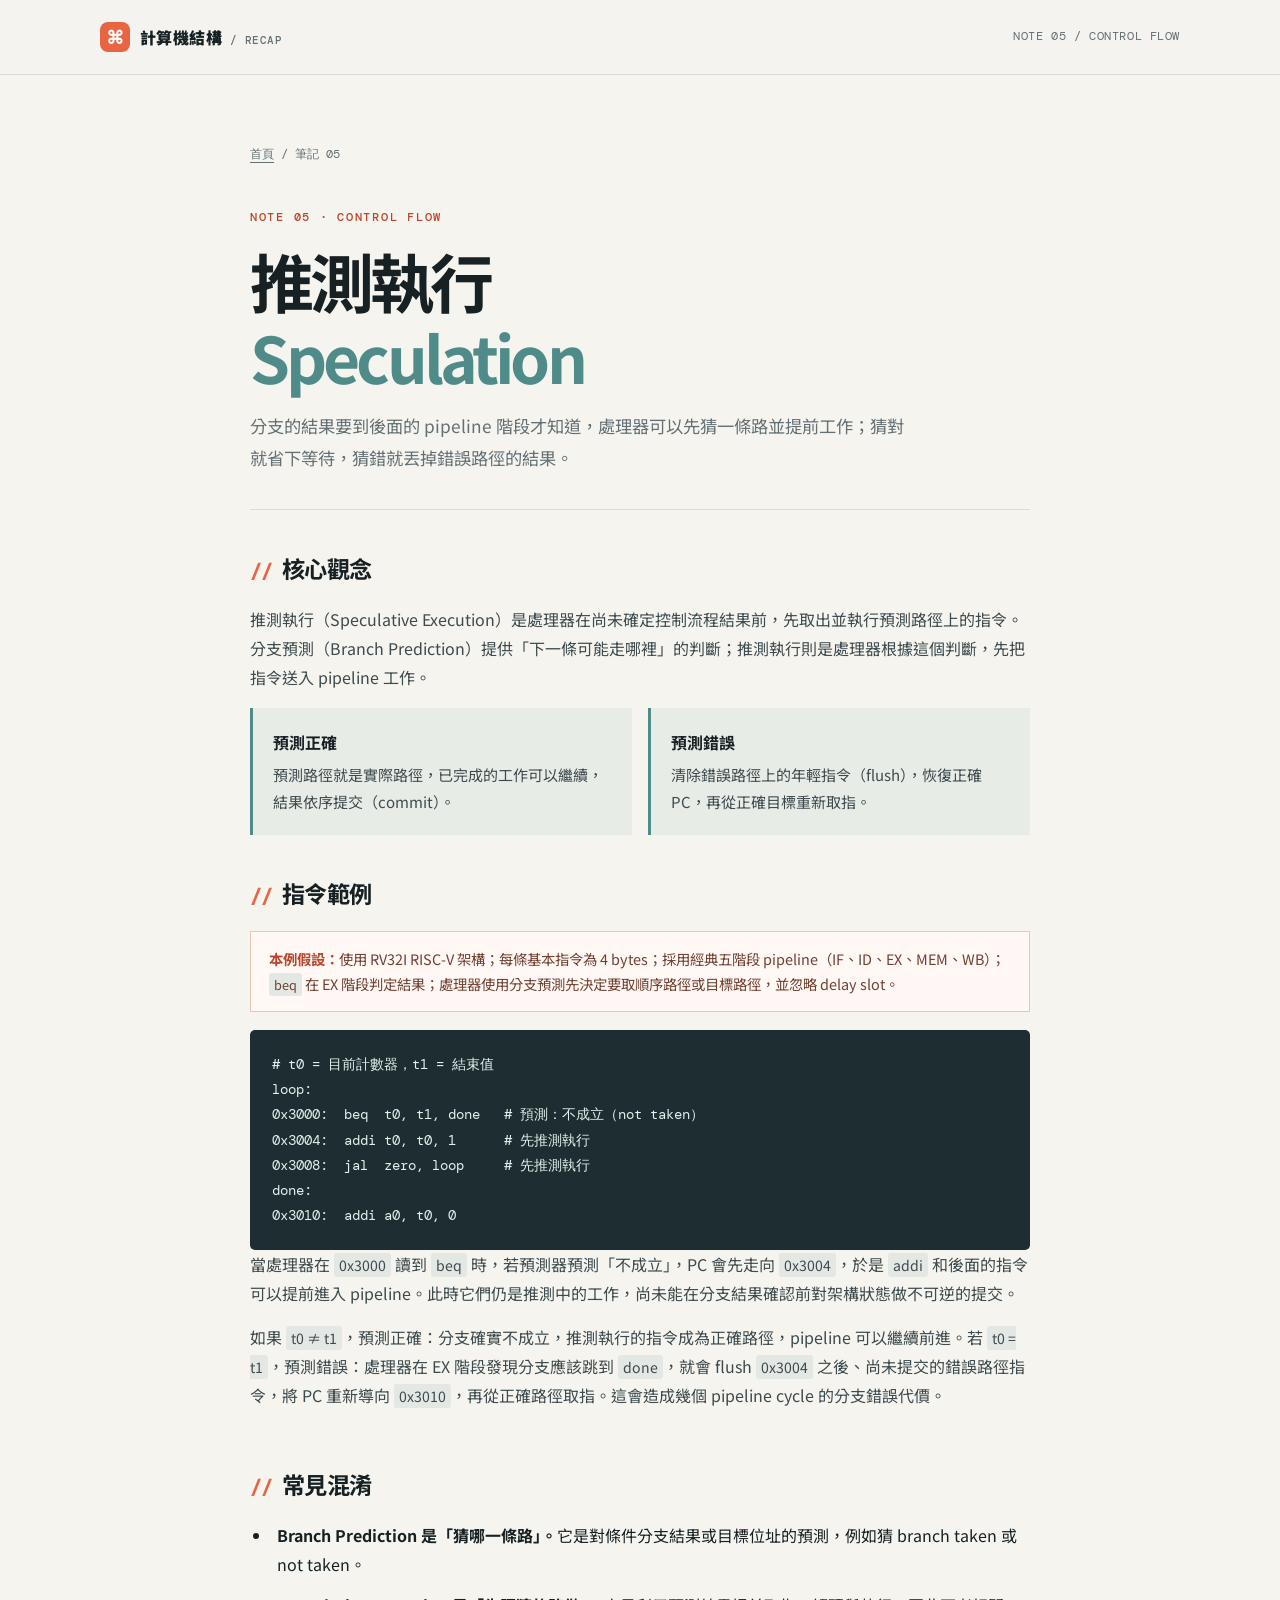
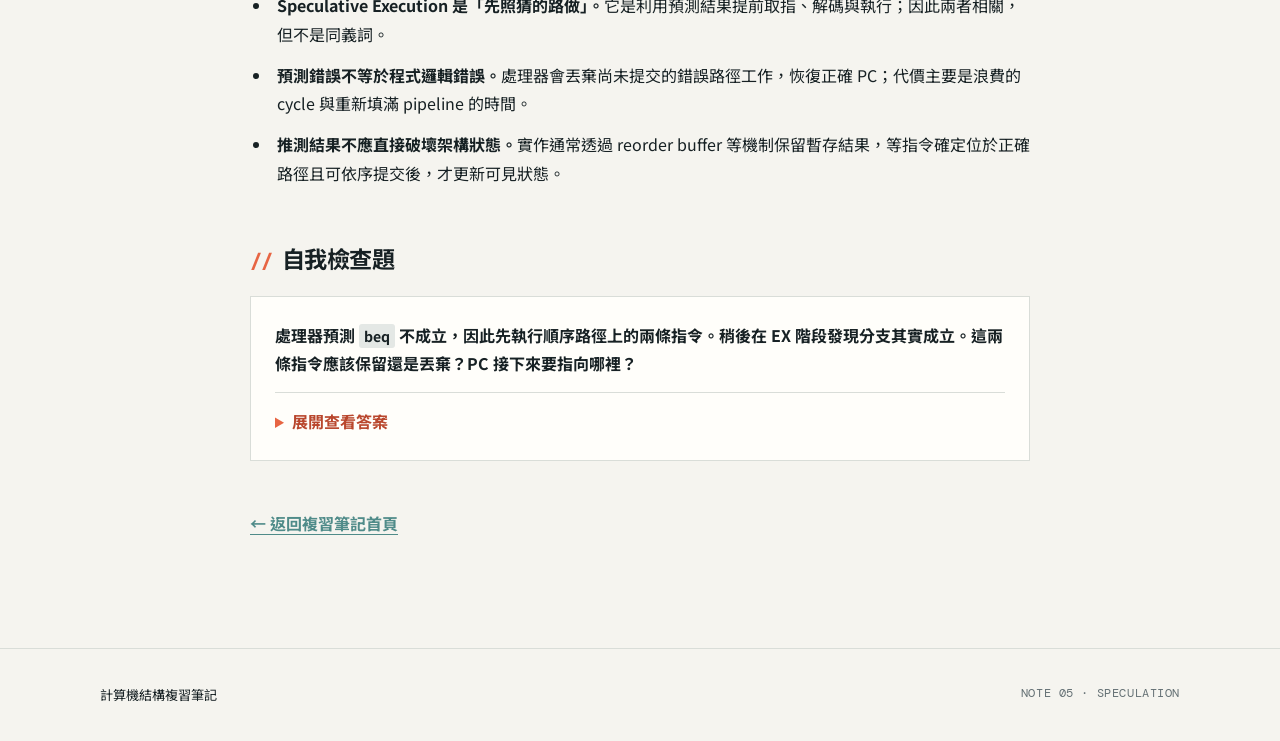
<file: notes/speculation.html>
<!DOCTYPE html>
<html lang="zh-Hant">
<head>
  <meta charset="UTF-8">
  <meta name="viewport" content="width=device-width, initial-scale=1.0">
  <meta name="description" content="複習推測執行 Speculative Execution、分支預測與預測錯誤的處理方式。">
  <title>推測執行 Speculation｜計算機結構複習筆記</title>
  <link rel="stylesheet" href="../assets/style.css">
</head>
<body>
  <a class="skip-link" href="#main-content">跳到主要內容</a>
  <header class="site-header">
    <div class="container header-inner">
      <a class="brand" href="../index.html" aria-label="回到計算機結構複習筆記首頁">
        <span class="brand-mark" aria-hidden="true">⌘</span>
        <span>計算機結構<span class="brand-muted"> / RECAP</span></span>
      </a>
      <span class="header-note">NOTE 05 / CONTROL FLOW</span>
    </div>
  </header>

  <main id="main-content" class="container article-wrap">
    <nav class="breadcrumb" aria-label="麵包屑導覽"><a href="../index.html">首頁</a> <span aria-hidden="true">/</span> 筆記 05</nav>

    <article>
      <header class="article-header">
        <p class="eyebrow">NOTE 05 · CONTROL FLOW</p>
        <h1>推測執行<br><span>Speculation</span></h1>
        <p class="article-lead">分支的結果要到後面的 pipeline 階段才知道，處理器可以先猜一條路並提前工作；猜對就省下等待，猜錯就丟掉錯誤路徑的結果。</p>
      </header>

      <section class="article-section">
        <h2>核心觀念</h2>
        <p>推測執行（Speculative Execution）是處理器在尚未確定控制流程結果前，先取出並執行預測路徑上的指令。分支預測（Branch Prediction）提供「下一條可能走哪裡」的判斷；推測執行則是處理器根據這個判斷，先把指令送入 pipeline 工作。</p>
        <div class="concept-grid">
          <div class="concept-box"><strong>預測正確</strong><p>預測路徑就是實際路徑，已完成的工作可以繼續，結果依序提交（commit）。</p></div>
          <div class="concept-box"><strong>預測錯誤</strong><p>清除錯誤路徑上的年輕指令（flush），恢復正確 PC，再從正確目標重新取指。</p></div>
        </div>
      </section>

      <section class="article-section">
        <h2>指令範例</h2>
        <div class="assumption"><strong>本例假設：</strong>使用 RV32I RISC-V 架構；每條基本指令為 4 bytes；採用經典五階段 pipeline（IF、ID、EX、MEM、WB）；<span class="inline-code">beq</span> 在 EX 階段判定結果；處理器使用分支預測先決定要取順序路徑或目標路徑，並忽略 delay slot。</div>
        <pre><code># t0 = 目前計數器，t1 = 結束值
loop:
0x3000:  beq  t0, t1, done   # 預測：不成立（not taken）
0x3004:  addi t0, t0, 1      # 先推測執行
0x3008:  jal  zero, loop     # 先推測執行
done:
0x3010:  addi a0, t0, 0</code></pre>
        <p>當處理器在 <span class="inline-code">0x3000</span> 讀到 <span class="inline-code">beq</span> 時，若預測器預測「不成立」，PC 會先走向 <span class="inline-code">0x3004</span>，於是 <span class="inline-code">addi</span> 和後面的指令可以提前進入 pipeline。此時它們仍是推測中的工作，尚未能在分支結果確認前對架構狀態做不可逆的提交。</p>
        <p>如果 <span class="inline-code">t0 ≠ t1</span>，預測正確：分支確實不成立，推測執行的指令成為正確路徑，pipeline 可以繼續前進。若 <span class="inline-code">t0 = t1</span>，預測錯誤：處理器在 EX 階段發現分支應該跳到 <span class="inline-code">done</span>，就會 flush <span class="inline-code">0x3004</span> 之後、尚未提交的錯誤路徑指令，將 PC 重新導向 <span class="inline-code">0x3010</span>，再從正確路徑取指。這會造成幾個 pipeline cycle 的分支錯誤代價。</p>
      </section>

      <section class="article-section">
        <h2>常見混淆</h2>
        <ul class="confusion-list">
          <li><strong>Branch Prediction 是「猜哪一條路」。</strong>它是對條件分支結果或目標位址的預測，例如猜 branch taken 或 not taken。</li>
          <li><strong>Speculative Execution 是「先照猜的路做」。</strong>它是利用預測結果提前取指、解碼與執行；因此兩者相關，但不是同義詞。</li>
          <li><strong>預測錯誤不等於程式邏輯錯誤。</strong>處理器會丟棄尚未提交的錯誤路徑工作，恢復正確 PC；代價主要是浪費的 cycle 與重新填滿 pipeline 的時間。</li>
          <li><strong>推測結果不應直接破壞架構狀態。</strong>實作通常透過 reorder buffer 等機制保留暫存結果，等指令確定位於正確路徑且可依序提交後，才更新可見狀態。</li>
        </ul>
      </section>

      <section class="article-section">
        <h2>自我檢查題</h2>
        <div class="quiz">
          <p>處理器預測 <span class="inline-code">beq</span> 不成立，因此先執行順序路徑上的兩條指令。稍後在 EX 階段發現分支其實成立。這兩條指令應該保留還是丟棄？PC 接下來要指向哪裡？</p>
          <details>
            <summary>展開查看答案</summary>
            <p>應該丟棄這兩條尚未提交的推測指令，因為它們位於錯誤的順序路徑。處理器會 flush 錯誤路徑上的年輕指令，並將 PC 重新導向分支的目標位址，再從正確路徑取指與執行。這就是一次 branch misprediction penalty。</p>
          </details>
        </div>
      </section>

      <a class="back-link" href="../index.html">← 返回複習筆記首頁</a>
    </article>
  </main>

  <footer class="site-footer">
    <div class="container footer-inner">
      <p>計算機結構複習筆記</p>
      <p>NOTE 05 · SPECULATION</p>
    </div>
  </footer>
</body>
</html>
</file>
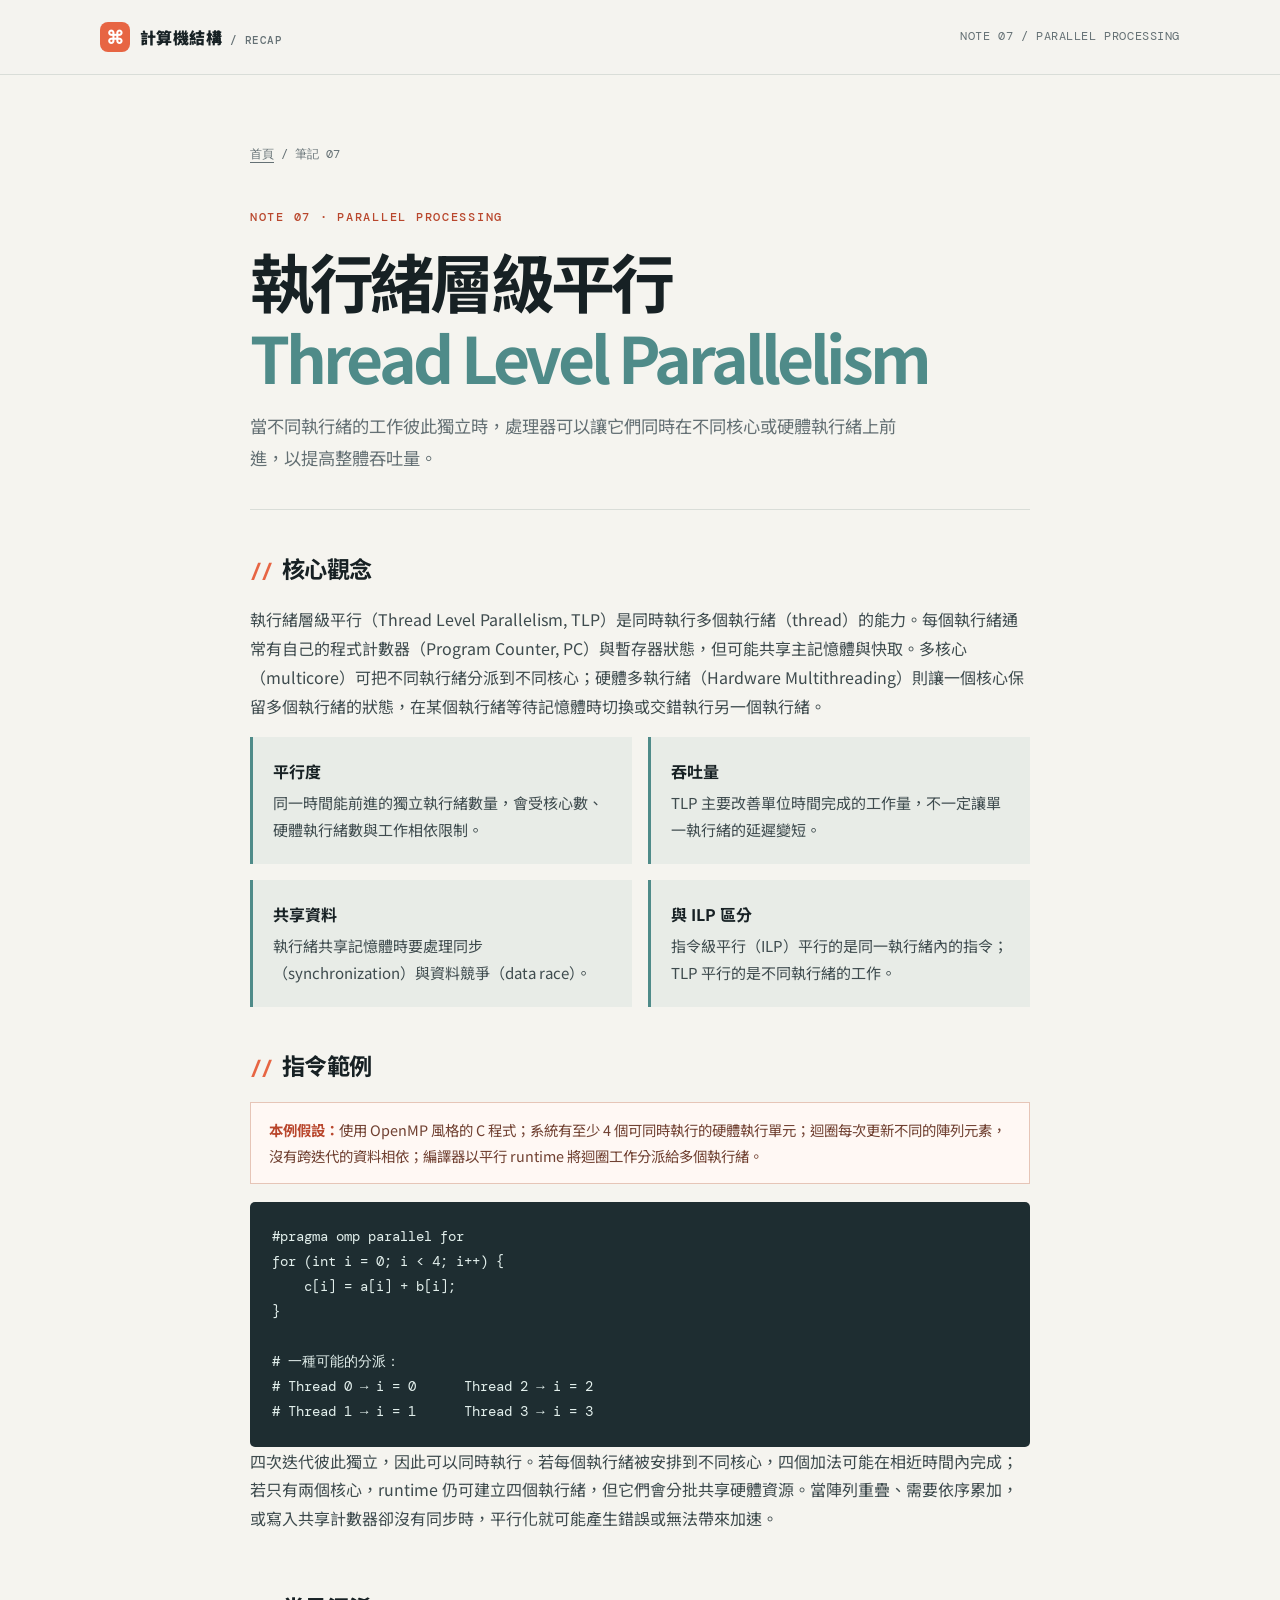
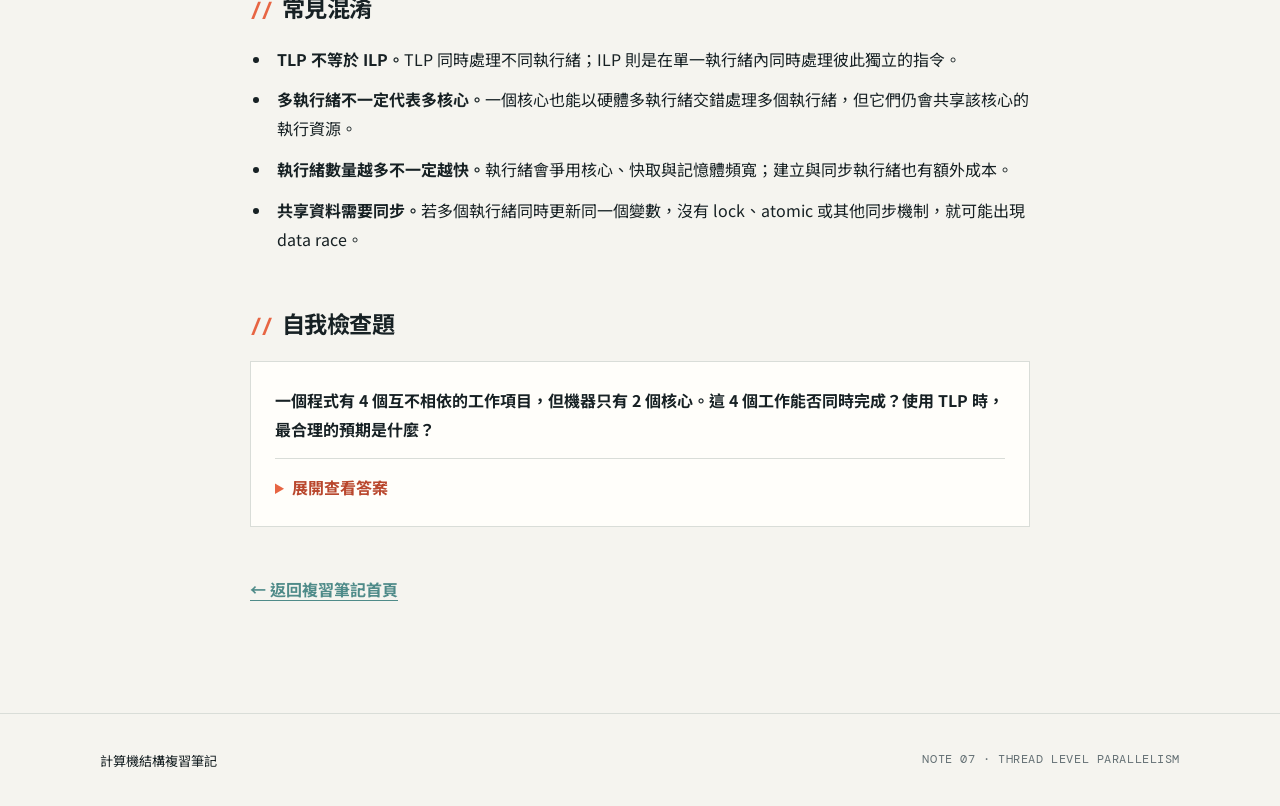
<file: notes/thread-level-parallelism.html>
<!DOCTYPE html>
<html lang="zh-Hant">
<head>
  <meta charset="UTF-8">
  <meta name="viewport" content="width=device-width, initial-scale=1.0">
  <meta name="description" content="複習執行緒層級平行 Thread Level Parallelism 與多核心、硬體多執行緒。">
  <title>執行緒層級平行 Thread Level Parallelism｜計算機結構複習筆記</title>
  <link rel="stylesheet" href="../assets/style.css">
</head>
<body>
  <a class="skip-link" href="#main-content">跳到主要內容</a>
  <header class="site-header">
    <div class="container header-inner">
      <a class="brand" href="../index.html" aria-label="回到計算機結構複習筆記首頁">
        <span class="brand-mark" aria-hidden="true">⌘</span>
        <span>計算機結構<span class="brand-muted"> / RECAP</span></span>
      </a>
      <span class="header-note">NOTE 07 / PARALLEL PROCESSING</span>
    </div>
  </header>

  <main id="main-content" class="container article-wrap">
    <nav class="breadcrumb" aria-label="麵包屑導覽"><a href="../index.html">首頁</a> <span aria-hidden="true">/</span> 筆記 07</nav>

    <article>
      <header class="article-header">
        <p class="eyebrow">NOTE 07 · PARALLEL PROCESSING</p>
        <h1>執行緒層級平行<br><span>Thread Level Parallelism</span></h1>
        <p class="article-lead">當不同執行緒的工作彼此獨立時，處理器可以讓它們同時在不同核心或硬體執行緒上前進，以提高整體吞吐量。</p>
      </header>

      <section class="article-section">
        <h2>核心觀念</h2>
        <p>執行緒層級平行（Thread Level Parallelism, TLP）是同時執行多個執行緒（thread）的能力。每個執行緒通常有自己的程式計數器（Program Counter, PC）與暫存器狀態，但可能共享主記憶體與快取。多核心（multicore）可把不同執行緒分派到不同核心；硬體多執行緒（Hardware Multithreading）則讓一個核心保留多個執行緒的狀態，在某個執行緒等待記憶體時切換或交錯執行另一個執行緒。</p>
        <div class="concept-grid">
          <div class="concept-box"><strong>平行度</strong><p>同一時間能前進的獨立執行緒數量，會受核心數、硬體執行緒數與工作相依限制。</p></div>
          <div class="concept-box"><strong>吞吐量</strong><p>TLP 主要改善單位時間完成的工作量，不一定讓單一執行緒的延遲變短。</p></div>
          <div class="concept-box"><strong>共享資料</strong><p>執行緒共享記憶體時要處理同步（synchronization）與資料競爭（data race）。</p></div>
          <div class="concept-box"><strong>與 ILP 區分</strong><p>指令級平行（ILP）平行的是同一執行緒內的指令；TLP 平行的是不同執行緒的工作。</p></div>
        </div>
      </section>

      <section class="article-section">
        <h2>指令範例</h2>
        <div class="assumption"><strong>本例假設：</strong>使用 OpenMP 風格的 C 程式；系統有至少 4 個可同時執行的硬體執行單元；迴圈每次更新不同的陣列元素，沒有跨迭代的資料相依；編譯器以平行 runtime 將迴圈工作分派給多個執行緒。</div>
        <pre><code>#pragma omp parallel for
for (int i = 0; i &lt; 4; i++) {
    c[i] = a[i] + b[i];
}

# 一種可能的分派：
# Thread 0 → i = 0      Thread 2 → i = 2
# Thread 1 → i = 1      Thread 3 → i = 3</code></pre>
        <p>四次迭代彼此獨立，因此可以同時執行。若每個執行緒被安排到不同核心，四個加法可能在相近時間內完成；若只有兩個核心，runtime 仍可建立四個執行緒，但它們會分批共享硬體資源。當陣列重疊、需要依序累加，或寫入共享計數器卻沒有同步時，平行化就可能產生錯誤或無法帶來加速。</p>
      </section>

      <section class="article-section">
        <h2>常見混淆</h2>
        <ul class="confusion-list">
          <li><strong>TLP 不等於 ILP。</strong>TLP 同時處理不同執行緒；ILP 則是在單一執行緒內同時處理彼此獨立的指令。</li>
          <li><strong>多執行緒不一定代表多核心。</strong>一個核心也能以硬體多執行緒交錯處理多個執行緒，但它們仍會共享該核心的執行資源。</li>
          <li><strong>執行緒數量越多不一定越快。</strong>執行緒會爭用核心、快取與記憶體頻寬；建立與同步執行緒也有額外成本。</li>
          <li><strong>共享資料需要同步。</strong>若多個執行緒同時更新同一個變數，沒有 lock、atomic 或其他同步機制，就可能出現 data race。</li>
        </ul>
      </section>

      <section class="article-section">
        <h2>自我檢查題</h2>
        <div class="quiz">
          <p>一個程式有 4 個互不相依的工作項目，但機器只有 2 個核心。這 4 個工作能否同時完成？使用 TLP 時，最合理的預期是什麼？</p>
          <details>
            <summary>展開查看答案</summary>
            <p>4 個工作可以被分成 4 個執行緒，但只有 2 個核心能同時真正執行 2 個工作；其餘工作會等待或輪流取得核心。因此 TLP 能提高整體吞吐量，但不會讓 4 個工作在同一瞬間都使用獨立核心。實際加速還會受到排程、記憶體頻寬與執行緒管理成本影響。</p>
          </details>
        </div>
      </section>

      <a class="back-link" href="../index.html">← 返回複習筆記首頁</a>
    </article>
  </main>

  <footer class="site-footer">
    <div class="container footer-inner">
      <p>計算機結構複習筆記</p>
      <p>NOTE 07 · THREAD LEVEL PARALLELISM</p>
    </div>
  </footer>
</body>
</html>
</file>
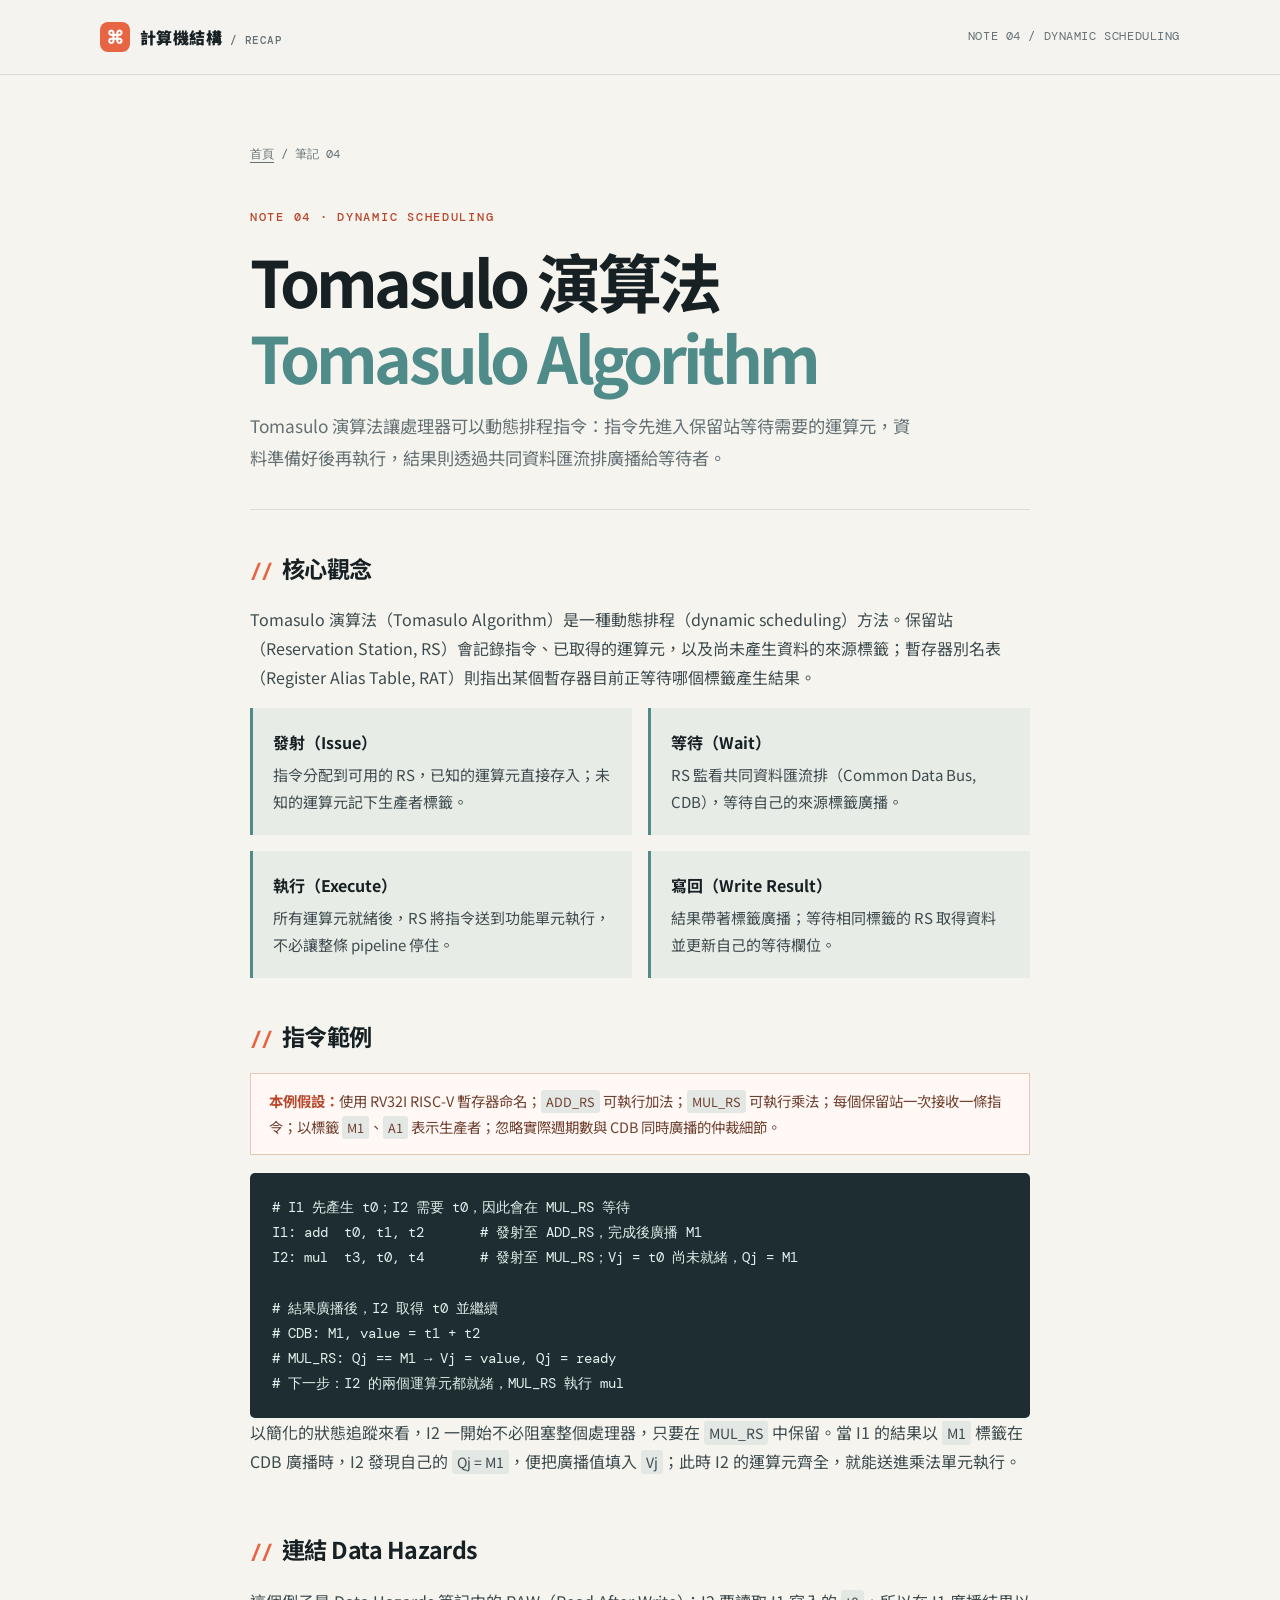
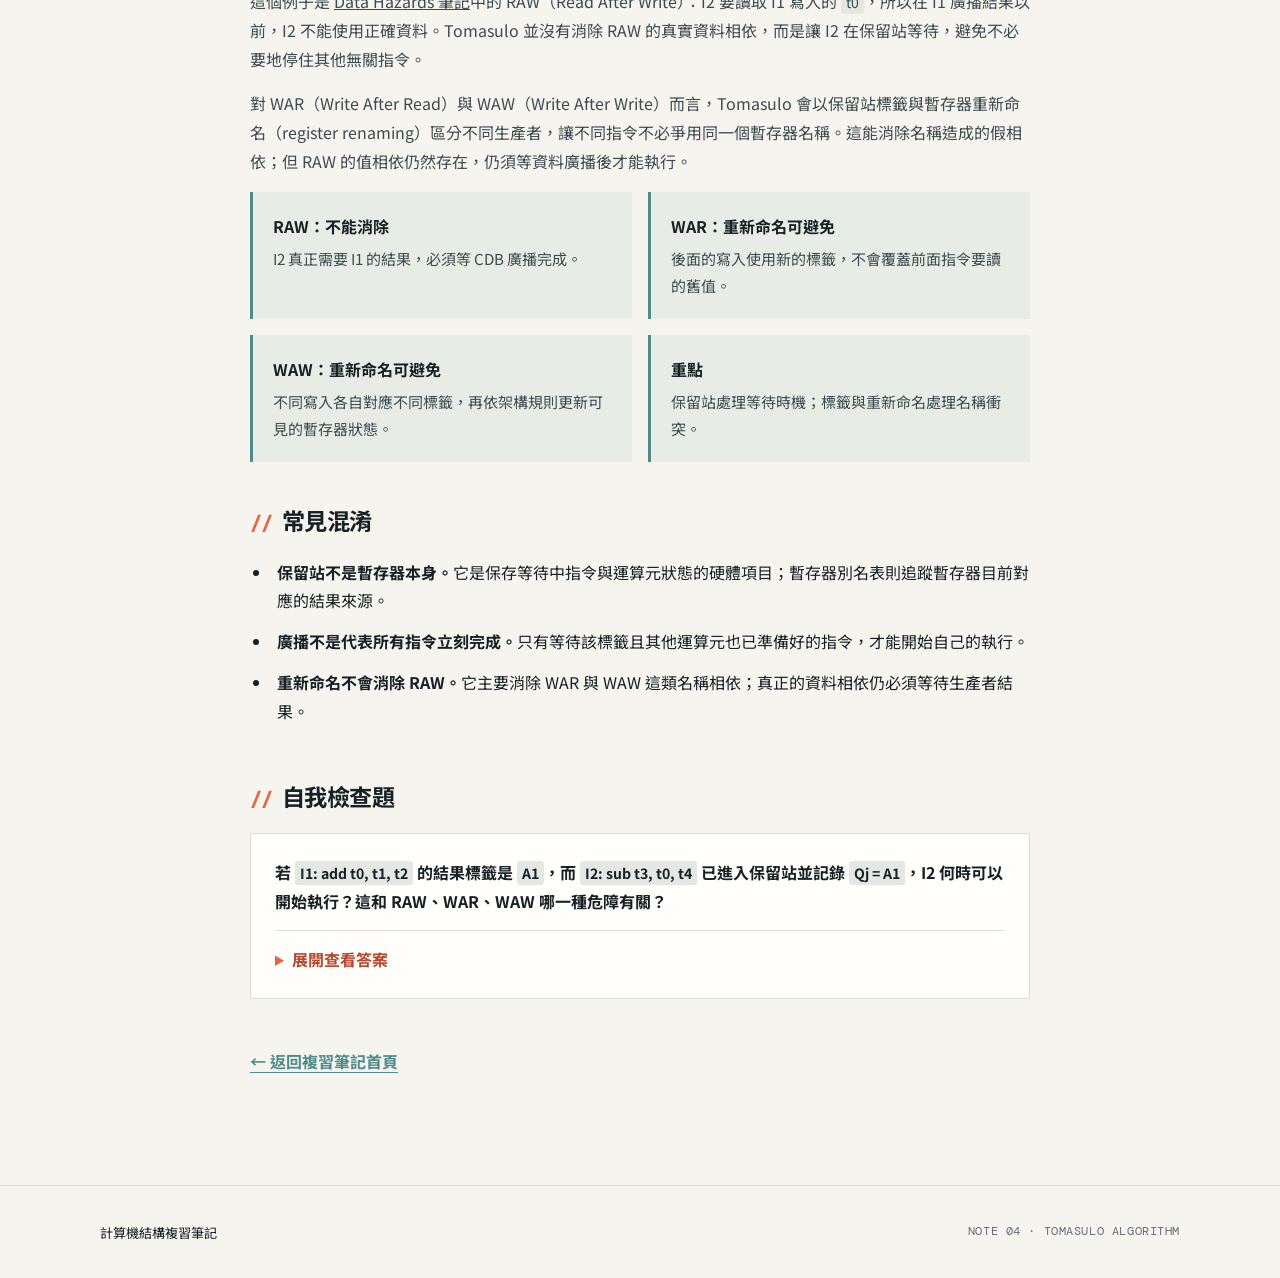
<file: notes/tomasulo-algorithm.html>
<!DOCTYPE html>
<html lang="zh-Hant">
<head>
  <meta charset="UTF-8">
  <meta name="viewport" content="width=device-width, initial-scale=1.0">
  <meta name="description" content="用簡短指令理解 Tomasulo Algorithm、保留站、運算元等待與結果廣播。">
  <title>Tomasulo Algorithm｜計算機結構複習筆記</title>
  <link rel="stylesheet" href="../assets/style.css">
</head>
<body>
  <a class="skip-link" href="#main-content">跳到主要內容</a>
  <header class="site-header">
    <div class="container header-inner">
      <a class="brand" href="../index.html" aria-label="回到計算機結構複習筆記首頁">
        <span class="brand-mark" aria-hidden="true">⌘</span>
        <span>計算機結構<span class="brand-muted"> / RECAP</span></span>
      </a>
      <span class="header-note">NOTE 04 / DYNAMIC SCHEDULING</span>
    </div>
  </header>

  <main id="main-content" class="container article-wrap">
    <nav class="breadcrumb" aria-label="麵包屑導覽"><a href="../index.html">首頁</a> <span aria-hidden="true">/</span> 筆記 04</nav>

    <article>
      <header class="article-header">
        <p class="eyebrow">NOTE 04 · DYNAMIC SCHEDULING</p>
        <h1>Tomasulo 演算法<br><span>Tomasulo Algorithm</span></h1>
        <p class="article-lead">Tomasulo 演算法讓處理器可以動態排程指令：指令先進入保留站等待需要的運算元，資料準備好後再執行，結果則透過共同資料匯流排廣播給等待者。</p>
      </header>

      <section class="article-section">
        <h2>核心觀念</h2>
        <p>Tomasulo 演算法（Tomasulo Algorithm）是一種動態排程（dynamic scheduling）方法。保留站（Reservation Station, RS）會記錄指令、已取得的運算元，以及尚未產生資料的來源標籤；暫存器別名表（Register Alias Table, RAT）則指出某個暫存器目前正等待哪個標籤產生結果。</p>
        <div class="concept-grid">
          <div class="concept-box"><strong>發射（Issue）</strong><p>指令分配到可用的 RS，已知的運算元直接存入；未知的運算元記下生產者標籤。</p></div>
          <div class="concept-box"><strong>等待（Wait）</strong><p>RS 監看共同資料匯流排（Common Data Bus, CDB），等待自己的來源標籤廣播。</p></div>
          <div class="concept-box"><strong>執行（Execute）</strong><p>所有運算元就緒後，RS 將指令送到功能單元執行，不必讓整條 pipeline 停住。</p></div>
          <div class="concept-box"><strong>寫回（Write Result）</strong><p>結果帶著標籤廣播；等待相同標籤的 RS 取得資料並更新自己的等待欄位。</p></div>
        </div>
      </section>

      <section class="article-section">
        <h2>指令範例</h2>
        <div class="assumption"><strong>本例假設：</strong>使用 RV32I RISC-V 暫存器命名；<span class="inline-code">ADD_RS</span> 可執行加法；<span class="inline-code">MUL_RS</span> 可執行乘法；每個保留站一次接收一條指令；以標籤 <span class="inline-code">M1</span>、<span class="inline-code">A1</span> 表示生產者；忽略實際週期數與 CDB 同時廣播的仲裁細節。</div>
        <pre><code># I1 先產生 t0；I2 需要 t0，因此會在 MUL_RS 等待
I1: add  t0, t1, t2       # 發射至 ADD_RS，完成後廣播 M1
I2: mul  t3, t0, t4       # 發射至 MUL_RS；Vj = t0 尚未就緒，Qj = M1

# 結果廣播後，I2 取得 t0 並繼續
# CDB: M1, value = t1 + t2
# MUL_RS: Qj == M1 → Vj = value, Qj = ready
# 下一步：I2 的兩個運算元都就緒，MUL_RS 執行 mul</code></pre>
        <p>以簡化的狀態追蹤來看，I2 一開始不必阻塞整個處理器，只要在 <span class="inline-code">MUL_RS</span> 中保留。當 I1 的結果以 <span class="inline-code">M1</span> 標籤在 CDB 廣播時，I2 發現自己的 <span class="inline-code">Qj = M1</span>，便把廣播值填入 <span class="inline-code">Vj</span>；此時 I2 的運算元齊全，就能送進乘法單元執行。</p>
      </section>

      <section class="article-section">
        <h2>連結 Data Hazards</h2>
        <p>這個例子是 <a href="data-hazards.html">Data Hazards 筆記</a>中的 RAW（Read After Write）：I2 要讀取 I1 寫入的 <span class="inline-code">t0</span>，所以在 I1 廣播結果以前，I2 不能使用正確資料。Tomasulo 並沒有消除 RAW 的真實資料相依，而是讓 I2 在保留站等待，避免不必要地停住其他無關指令。</p>
        <p>對 WAR（Write After Read）與 WAW（Write After Write）而言，Tomasulo 會以保留站標籤與暫存器重新命名（register renaming）區分不同生產者，讓不同指令不必爭用同一個暫存器名稱。這能消除名稱造成的假相依；但 RAW 的值相依仍然存在，仍須等資料廣播後才能執行。</p>
        <div class="concept-grid">
          <div class="concept-box"><strong>RAW：不能消除</strong><p>I2 真正需要 I1 的結果，必須等 CDB 廣播完成。</p></div>
          <div class="concept-box"><strong>WAR：重新命名可避免</strong><p>後面的寫入使用新的標籤，不會覆蓋前面指令要讀的舊值。</p></div>
          <div class="concept-box"><strong>WAW：重新命名可避免</strong><p>不同寫入各自對應不同標籤，再依架構規則更新可見的暫存器狀態。</p></div>
          <div class="concept-box"><strong>重點</strong><p>保留站處理等待時機；標籤與重新命名處理名稱衝突。</p></div>
        </div>
      </section>

      <section class="article-section">
        <h2>常見混淆</h2>
        <ul class="confusion-list">
          <li><strong>保留站不是暫存器本身。</strong>它是保存等待中指令與運算元狀態的硬體項目；暫存器別名表則追蹤暫存器目前對應的結果來源。</li>
          <li><strong>廣播不是代表所有指令立刻完成。</strong>只有等待該標籤且其他運算元也已準備好的指令，才能開始自己的執行。</li>
          <li><strong>重新命名不會消除 RAW。</strong>它主要消除 WAR 與 WAW 這類名稱相依；真正的資料相依仍必須等待生產者結果。</li>
        </ul>
      </section>

      <section class="article-section">
        <h2>自我檢查題</h2>
        <div class="quiz">
          <p>若 <span class="inline-code">I1: add t0, t1, t2</span> 的結果標籤是 <span class="inline-code">A1</span>，而 <span class="inline-code">I2: sub t3, t0, t4</span> 已進入保留站並記錄 <span class="inline-code">Qj = A1</span>，I2 何時可以開始執行？這和 RAW、WAR、WAW 哪一種危障有關？</p>
          <details>
            <summary>展開查看答案</summary>
            <p>I2 要等到 CDB 廣播 <span class="inline-code">A1</span> 的結果，將資料填入保留站的 <span class="inline-code">Vj</span>，且另一個運算元 <span class="inline-code">t4</span> 也已就緒後，才能開始執行。這是 RAW：I2 讀取 I1 尚未產生的結果。重新命名可以處理 WAR、WAW，但不能讓 I2 在資料尚未產生時提前使用它。</p>
          </details>
        </div>
      </section>

      <a class="back-link" href="../index.html">← 返回複習筆記首頁</a>
    </article>
  </main>

  <footer class="site-footer">
    <div class="container footer-inner">
      <p>計算機結構複習筆記</p>
      <p>NOTE 04 · TOMASULO ALGORITHM</p>
    </div>
  </footer>
</body>
</html>
</file>
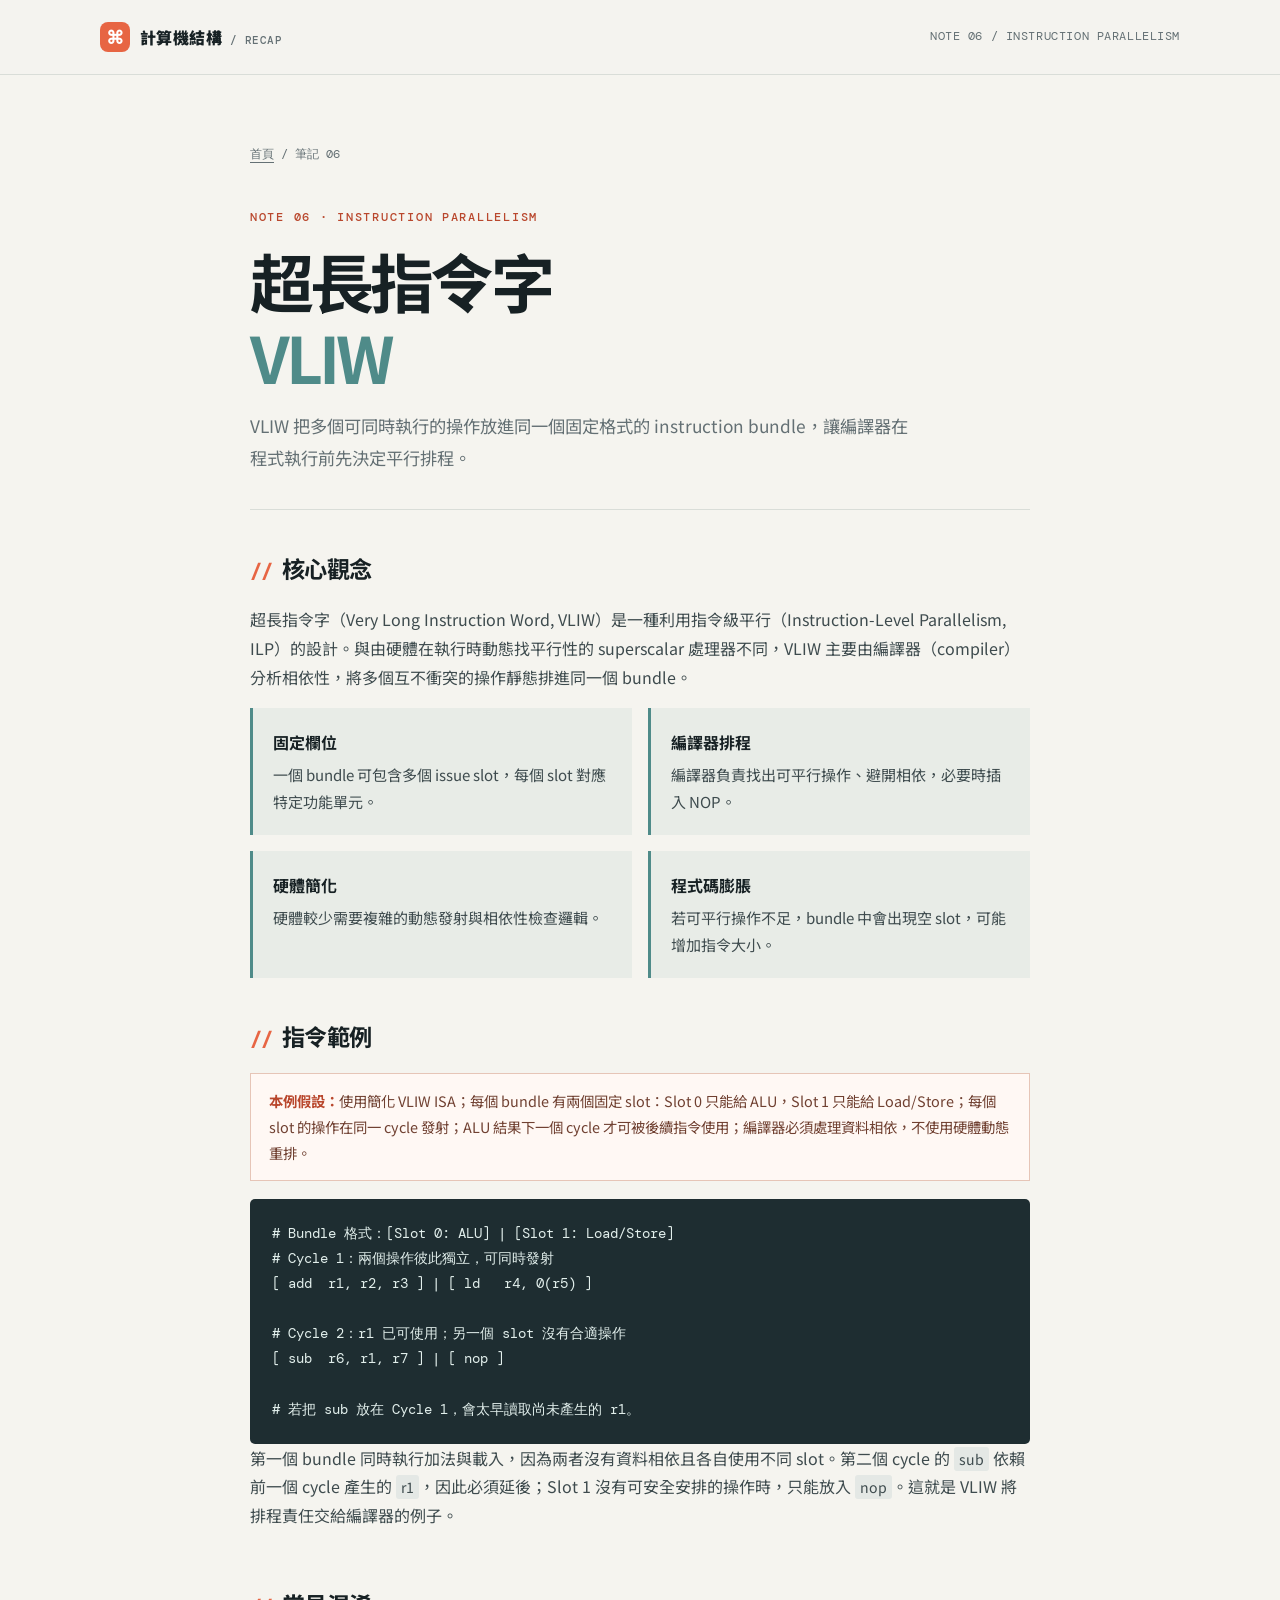
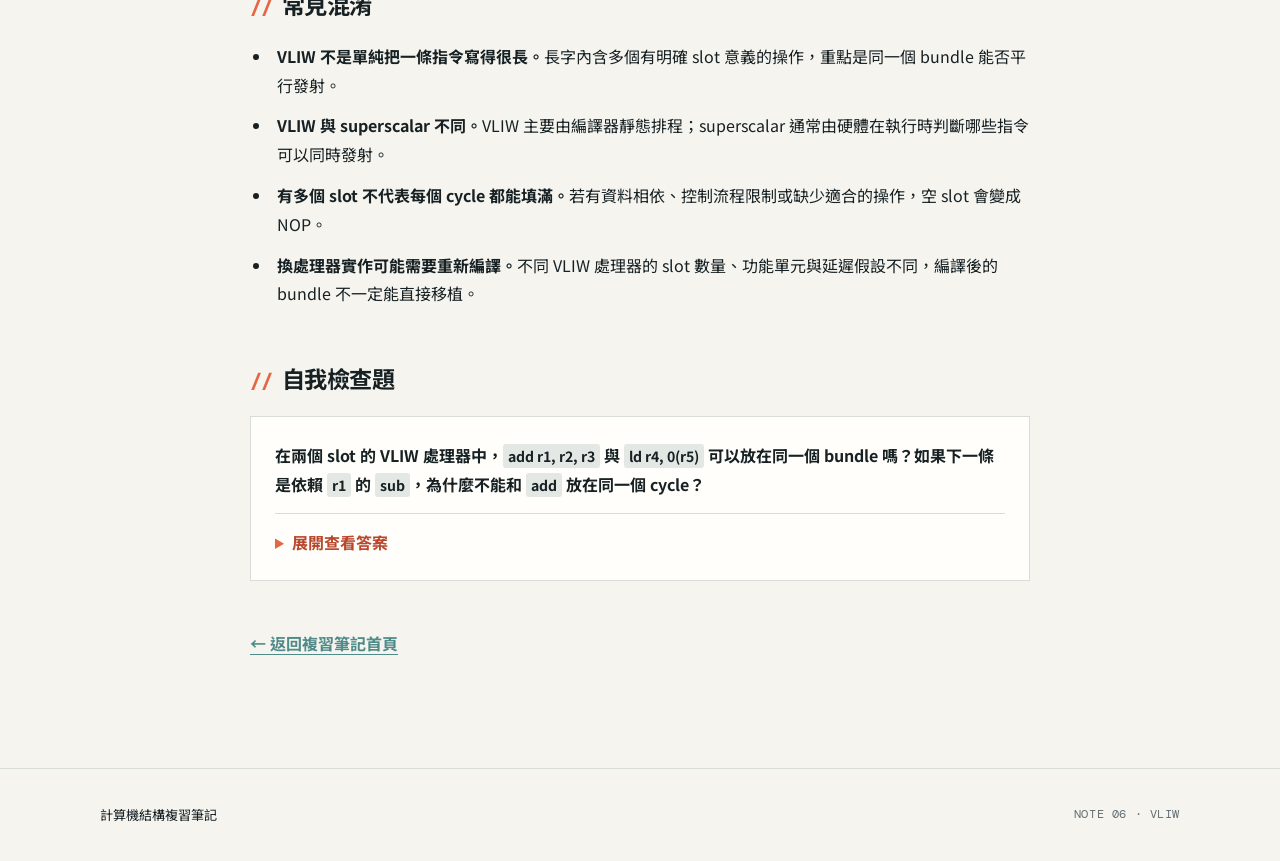
<file: notes/vliw.html>
<!DOCTYPE html>
<html lang="zh-Hant">
<head>
  <meta charset="UTF-8">
  <meta name="viewport" content="width=device-width, initial-scale=1.0">
  <meta name="description" content="複習超長指令字 VLIW 與由編譯器進行的靜態指令排程。">
  <title>超長指令字 VLIW｜計算機結構複習筆記</title>
  <link rel="stylesheet" href="../assets/style.css">
</head>
<body>
  <a class="skip-link" href="#main-content">跳到主要內容</a>
  <header class="site-header">
    <div class="container header-inner">
      <a class="brand" href="../index.html" aria-label="回到計算機結構複習筆記首頁">
        <span class="brand-mark" aria-hidden="true">⌘</span>
        <span>計算機結構<span class="brand-muted"> / RECAP</span></span>
      </a>
      <span class="header-note">NOTE 06 / INSTRUCTION PARALLELISM</span>
    </div>
  </header>

  <main id="main-content" class="container article-wrap">
    <nav class="breadcrumb" aria-label="麵包屑導覽"><a href="../index.html">首頁</a> <span aria-hidden="true">/</span> 筆記 06</nav>

    <article>
      <header class="article-header">
        <p class="eyebrow">NOTE 06 · INSTRUCTION PARALLELISM</p>
        <h1>超長指令字<br><span>VLIW</span></h1>
        <p class="article-lead">VLIW 把多個可同時執行的操作放進同一個固定格式的 instruction bundle，讓編譯器在程式執行前先決定平行排程。</p>
      </header>

      <section class="article-section">
        <h2>核心觀念</h2>
        <p>超長指令字（Very Long Instruction Word, VLIW）是一種利用指令級平行（Instruction-Level Parallelism, ILP）的設計。與由硬體在執行時動態找平行性的 superscalar 處理器不同，VLIW 主要由編譯器（compiler）分析相依性，將多個互不衝突的操作靜態排進同一個 bundle。</p>
        <div class="concept-grid">
          <div class="concept-box"><strong>固定欄位</strong><p>一個 bundle 可包含多個 issue slot，每個 slot 對應特定功能單元。</p></div>
          <div class="concept-box"><strong>編譯器排程</strong><p>編譯器負責找出可平行操作、避開相依，必要時插入 NOP。</p></div>
          <div class="concept-box"><strong>硬體簡化</strong><p>硬體較少需要複雜的動態發射與相依性檢查邏輯。</p></div>
          <div class="concept-box"><strong>程式碼膨脹</strong><p>若可平行操作不足，bundle 中會出現空 slot，可能增加指令大小。</p></div>
        </div>
      </section>

      <section class="article-section">
        <h2>指令範例</h2>
        <div class="assumption"><strong>本例假設：</strong>使用簡化 VLIW ISA；每個 bundle 有兩個固定 slot：Slot 0 只能給 ALU，Slot 1 只能給 Load/Store；每個 slot 的操作在同一 cycle 發射；ALU 結果下一個 cycle 才可被後續指令使用；編譯器必須處理資料相依，不使用硬體動態重排。</div>
        <pre><code># Bundle 格式：[Slot 0: ALU] | [Slot 1: Load/Store]
# Cycle 1：兩個操作彼此獨立，可同時發射
[ add  r1, r2, r3 ] | [ ld   r4, 0(r5) ]

# Cycle 2：r1 已可使用；另一個 slot 沒有合適操作
[ sub  r6, r1, r7 ] | [ nop ]

# 若把 sub 放在 Cycle 1，會太早讀取尚未產生的 r1。</code></pre>
        <p>第一個 bundle 同時執行加法與載入，因為兩者沒有資料相依且各自使用不同 slot。第二個 cycle 的 <span class="inline-code">sub</span> 依賴前一個 cycle 產生的 <span class="inline-code">r1</span>，因此必須延後；Slot 1 沒有可安全安排的操作時，只能放入 <span class="inline-code">nop</span>。這就是 VLIW 將排程責任交給編譯器的例子。</p>
      </section>

      <section class="article-section">
        <h2>常見混淆</h2>
        <ul class="confusion-list">
          <li><strong>VLIW 不是單純把一條指令寫得很長。</strong>長字內含多個有明確 slot 意義的操作，重點是同一個 bundle 能否平行發射。</li>
          <li><strong>VLIW 與 superscalar 不同。</strong>VLIW 主要由編譯器靜態排程；superscalar 通常由硬體在執行時判斷哪些指令可以同時發射。</li>
          <li><strong>有多個 slot 不代表每個 cycle 都能填滿。</strong>若有資料相依、控制流程限制或缺少適合的操作，空 slot 會變成 NOP。</li>
          <li><strong>換處理器實作可能需要重新編譯。</strong>不同 VLIW 處理器的 slot 數量、功能單元與延遲假設不同，編譯後的 bundle 不一定能直接移植。</li>
        </ul>
      </section>

      <section class="article-section">
        <h2>自我檢查題</h2>
        <div class="quiz">
          <p>在兩個 slot 的 VLIW 處理器中，<span class="inline-code">add r1, r2, r3</span> 與 <span class="inline-code">ld r4, 0(r5)</span> 可以放在同一個 bundle 嗎？如果下一條是依賴 <span class="inline-code">r1</span> 的 <span class="inline-code">sub</span>，為什麼不能和 <span class="inline-code">add</span> 放在同一個 cycle？</p>
          <details>
            <summary>展開查看答案</summary>
            <p>可以，因為 <span class="inline-code">add</span> 與 <span class="inline-code">ld</span> 使用不同 slot，且彼此沒有資料相依。<span class="inline-code">sub</span> 需要 <span class="inline-code">add</span> 產生的 <span class="inline-code">r1</span>，在本例假設下必須等到下一個 cycle 才能讀到正確值，因此不能與 <span class="inline-code">add</span> 同時發射。</p>
          </details>
        </div>
      </section>

      <a class="back-link" href="../index.html">← 返回複習筆記首頁</a>
    </article>
  </main>

  <footer class="site-footer">
    <div class="container footer-inner">
      <p>計算機結構複習筆記</p>
      <p>NOTE 06 · VLIW</p>
    </div>
  </footer>
</body>
</html>
</file>
<file: assets/style.css>
@import url('https://fonts.googleapis.com/css2?family=DM+Mono:wght@400;500&family=Noto+Sans+TC:wght@400;500;700;900&display=swap');

:root {
  --ink: #172124;
  --muted: #647074;
  --paper: #f5f4ef;
  --card: #fffefa;
  --line: #d9ddd8;
  --accent: #e76543;
  --accent-dark: #b9472d;
  --teal: #4f8b89;
  --code: #1e2d31;
  --mono: 'DM Mono', 'Cascadia Code', monospace;
  --sans: 'Noto Sans TC', 'Microsoft JhengHei', sans-serif;
}

* { box-sizing: border-box; }
html { scroll-behavior: smooth; }
body { margin: 0; color: var(--ink); background: var(--paper); font-family: var(--sans); line-height: 1.8; }
a { color: inherit; }
.container { width: min(1080px, calc(100% - 48px)); margin-inline: auto; }
.skip-link { position: absolute; left: 16px; top: -48px; z-index: 10; padding: 8px 14px; background: var(--ink); color: white; }
.skip-link:focus { top: 12px; }

.site-header { border-bottom: 1px solid var(--line); background: rgba(245, 244, 239, .92); }
.header-inner, .footer-inner { display: flex; align-items: center; justify-content: space-between; min-height: 74px; }
.brand { display: inline-flex; gap: 10px; align-items: center; font-weight: 900; text-decoration: none; letter-spacing: .03em; }
.brand-mark { display: grid; width: 30px; height: 30px; place-items: center; border-radius: 8px; background: var(--accent); color: white; font-family: var(--mono); font-size: 18px; }
.brand-muted { color: var(--muted); font-family: var(--mono); font-size: .68em; font-weight: 500; }
.header-note, .footer-inner p:last-child { color: var(--muted); font-family: var(--mono); font-size: .72rem; letter-spacing: .05em; }

.hero { display: grid; grid-template-columns: 1.05fr .95fr; gap: 56px; align-items: center; min-height: 540px; padding-block: 72px 80px; }
.eyebrow { margin: 0 0 15px; color: var(--accent-dark); font-family: var(--mono); font-size: .72rem; font-weight: 500; letter-spacing: .15em; }
h1, h2, h3, p { margin-top: 0; }
h1 { max-width: 650px; margin-bottom: 24px; font-size: clamp(2.5rem, 6vw, 4.6rem); line-height: 1.18; letter-spacing: -.06em; }
h1 span { color: var(--teal); }
.hero-text { max-width: 550px; margin-bottom: 32px; color: var(--muted); font-size: 1.05rem; }
.button { display: inline-flex; align-items: center; gap: 24px; padding: 12px 18px; border-radius: 5px; text-decoration: none; font-weight: 700; }
.button-primary { background: var(--ink); color: #fff; box-shadow: 5px 5px 0 var(--accent); }
.button-primary:hover, .button-primary:focus-visible { background: var(--accent-dark); }

.hero-visual { position: relative; min-height: 310px; }
.chip-outline { position: absolute; top: 36px; left: 50%; width: 245px; height: 245px; transform: translateX(-50%) rotate(7deg); border: 1px solid var(--teal); border-radius: 38px; }
.chip-core { position: absolute; inset: 32px; display: flex; flex-direction: column; align-items: center; justify-content: center; gap: 10px; border-radius: 25px; background: var(--ink); color: white; transform: rotate(-7deg); box-shadow: 16px 16px 0 rgba(231, 101, 67, .18); }
.chip-label { font-family: var(--mono); font-size: 2.5rem; font-weight: 500; letter-spacing: .12em; }
.chip-line { width: 68px; height: 2px; background: var(--accent); }
.chip-sub { color: #b9ceca; font-family: var(--mono); font-size: .55rem; letter-spacing: .1em; }
.pin { position: absolute; width: 18px; height: 2px; background: var(--teal); }
.pin-1 { top: 48px; left: -18px; } .pin-2 { top: 98px; left: -18px; } .pin-3 { top: 148px; left: -18px; }
.pin-4 { top: 48px; right: -18px; } .pin-5 { top: 98px; right: -18px; } .pin-6 { top: 148px; right: -18px; }
.signal { position: absolute; padding: 4px 8px; color: var(--muted); font-family: var(--mono); font-size: .65rem; letter-spacing: .08em; border-bottom: 1px solid var(--line); }
.signal-a { top: 8px; left: 8%; } .signal-b { right: 4%; bottom: 26px; } .signal-c { left: 4%; bottom: 78px; color: var(--accent-dark); }

.notes-section { padding-bottom: 110px; }
.section-heading { display: flex; align-items: end; justify-content: space-between; gap: 32px; margin-bottom: 28px; }
h2 { margin-bottom: 0; font-size: clamp(2rem, 4vw, 3.2rem); letter-spacing: -.05em; }
.section-intro { max-width: 340px; margin-bottom: 4px; color: var(--muted); }
.note-card { display: grid; grid-template-columns: 80px 1fr 56px; gap: 24px; align-items: center; padding: 30px 32px; border: 1px solid var(--line); background: var(--card); transition: transform .2s ease, box-shadow .2s ease; }
.note-card:hover { transform: translateY(-4px); box-shadow: 8px 8px 0 rgba(79, 139, 137, .18); }
.note-number { align-self: start; color: var(--accent); font-family: var(--mono); font-size: 1.6rem; }
.note-meta { display: flex; gap: 12px; align-items: center; margin-bottom: 9px; color: var(--muted); font-family: var(--mono); font-size: .7rem; }
.tag { padding: 2px 8px; border: 1px solid #b9d2ce; border-radius: 20px; color: var(--teal); }
h3 { margin-bottom: 8px; font-size: 1.5rem; letter-spacing: -.03em; }
.note-card-content p { max-width: 680px; margin-bottom: 16px; color: var(--muted); }
.text-link { color: var(--accent-dark); font-weight: 700; text-underline-offset: 4px; }
.text-link:hover { color: var(--ink); }
.note-card-arrow { color: var(--accent); font-family: var(--mono); font-size: 1.8rem; }
.site-footer { border-top: 1px solid var(--line); }
.footer-inner { min-height: 92px; }
.footer-inner p { margin: 0; font-size: .82rem; }

/* 筆記頁 */
.article-wrap { max-width: 780px; padding-block: 70px 110px; }
.breadcrumb { margin-bottom: 42px; color: var(--muted); font-family: var(--mono); font-size: .72rem; }
.breadcrumb a { text-underline-offset: 4px; }
.article-header { padding-bottom: 36px; border-bottom: 1px solid var(--line); }
.article-header h1 { max-width: none; margin-bottom: 16px; font-size: clamp(2.4rem, 6vw, 4rem); }
.article-lead { max-width: 660px; margin-bottom: 0; color: var(--muted); font-size: 1.08rem; }
.article-section { padding-top: 38px; }
.article-section h2 { margin-bottom: 16px; font-size: 1.45rem; letter-spacing: -.02em; }
.article-section h2::before { content: '// '; color: var(--accent); font-family: var(--mono); font-size: .8em; }
.article-section p { color: #3e4b4e; }
.concept-grid { display: grid; grid-template-columns: repeat(2, 1fr); gap: 16px; }
.concept-box { padding: 20px; border-left: 3px solid var(--teal); background: rgba(79, 139, 137, .08); }
.concept-box strong { display: block; margin-bottom: 4px; }
.concept-box p { margin: 0; font-size: .94rem; }
.assumption { padding: 14px 18px; border: 1px solid #e6c5b7; background: #fff8f4; color: #704031; font-size: .9rem; }
.assumption strong { color: var(--accent-dark); }
pre { margin: 18px 0 0; padding: 22px; overflow-x: auto; border-radius: 5px; background: var(--code); color: #e2efec; font: .87rem/1.8 var(--mono); }
code { font-family: var(--mono); }
.inline-code { padding: 2px 5px; border-radius: 3px; background: #e4e8e5; font-size: .88em; }
.confusion-list { margin: 0; padding-left: 22px; }
.confusion-list li { margin-bottom: 12px; padding-left: 5px; }
.quiz { padding: 24px; border: 1px solid var(--line); background: var(--card); }
.quiz p { margin-bottom: 14px; color: var(--ink); font-weight: 700; }
details { border-top: 1px solid var(--line); }
summary { padding: 14px 0 0; color: var(--accent-dark); cursor: pointer; font-weight: 700; }
summary::marker { color: var(--accent); }
details p { margin: 10px 0 0; font-size: .94rem; }
.back-link { display: inline-flex; margin-top: 48px; color: var(--teal); font-weight: 700; text-underline-offset: 4px; }

@media (max-width: 720px) {
  .container { width: min(100% - 32px, 560px); }
  .header-inner { min-height: 64px; }
  .header-note { display: none; }
  .hero { grid-template-columns: 1fr; gap: 18px; min-height: auto; padding-block: 56px 70px; }
  .hero-visual { min-height: 250px; transform: scale(.85); transform-origin: top center; margin-bottom: -34px; }
  .section-heading { display: block; }
  .section-intro { margin-top: 12px; }
  .note-card { grid-template-columns: 42px 1fr; gap: 10px 16px; padding: 22px 18px; }
  .note-card-arrow { display: none; }
  .note-meta { flex-wrap: wrap; }
  .footer-inner { display: block; padding-block: 20px; }
  .footer-inner p + p { margin-top: 4px; }
  .article-wrap { padding-block: 45px 80px; }
  .concept-grid { grid-template-columns: 1fr; }
  pre { margin-inline: -2px; font-size: .78rem; }
}
</file>
